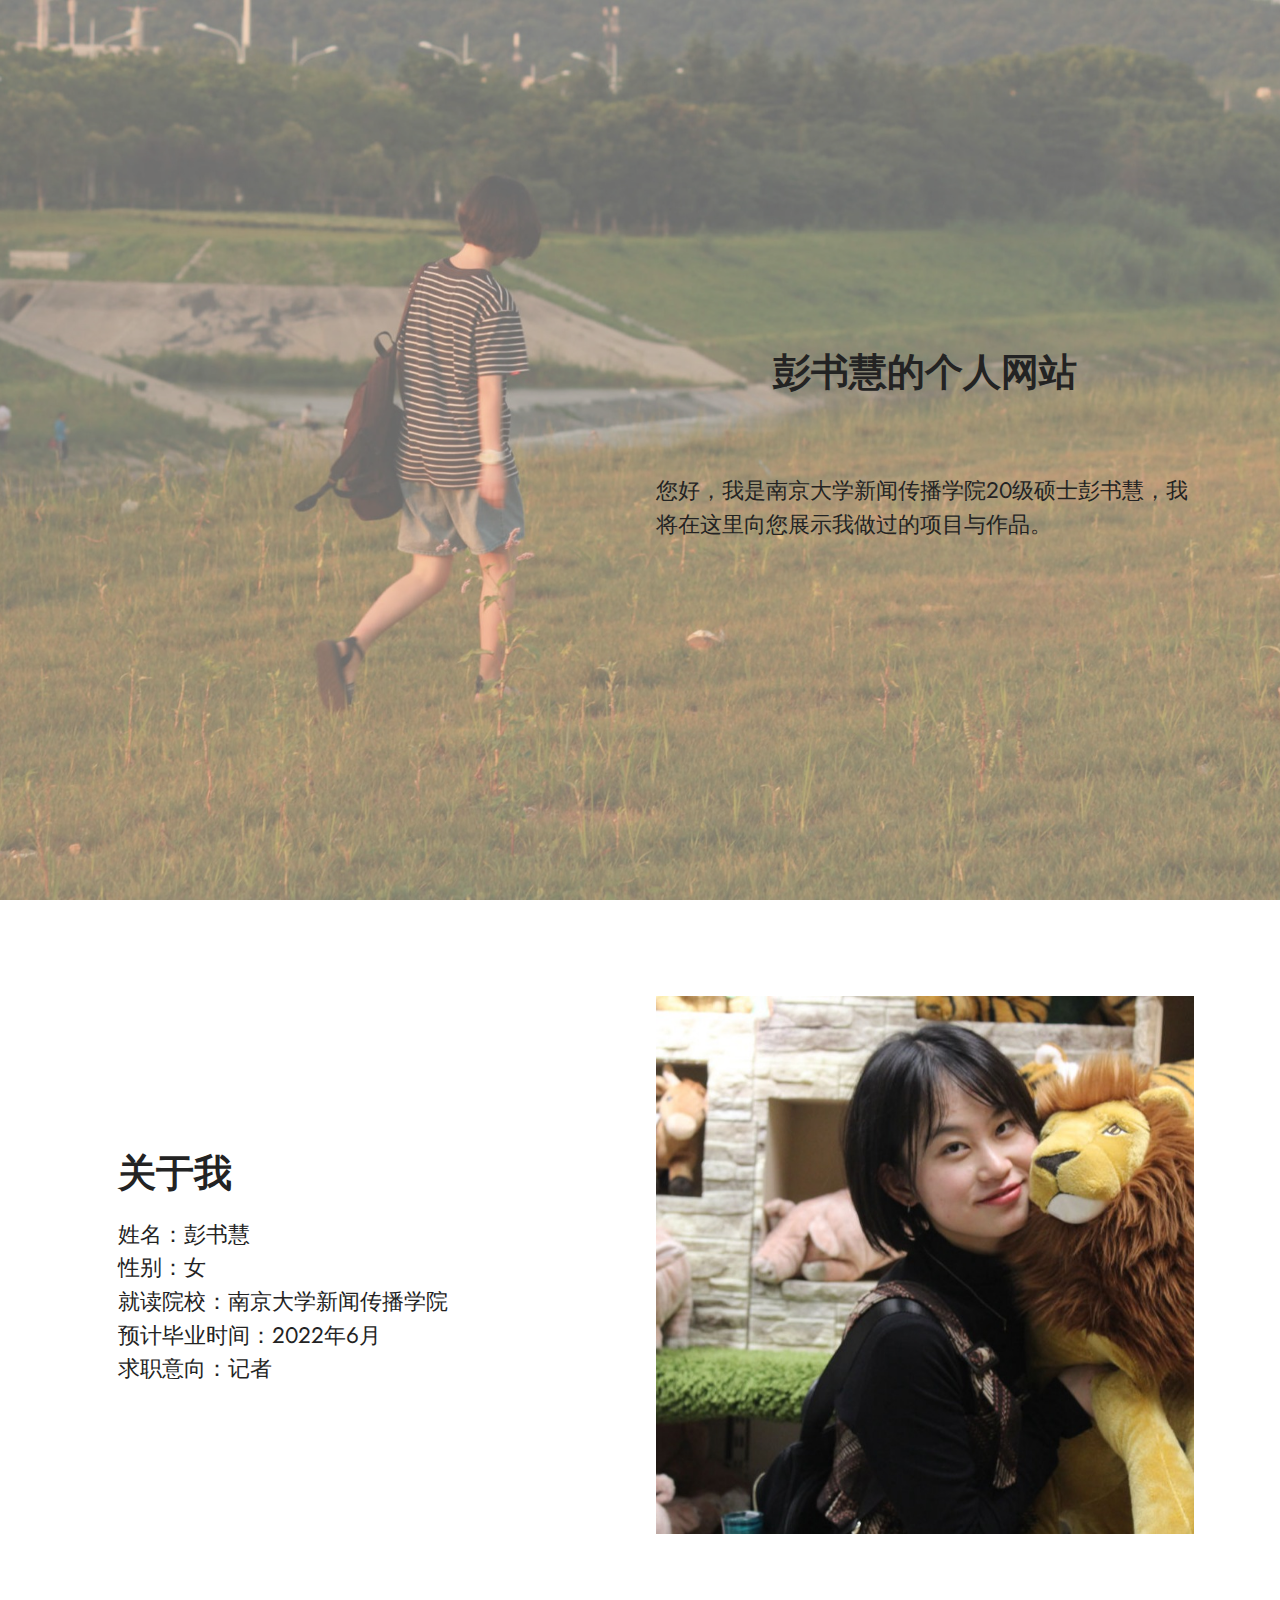
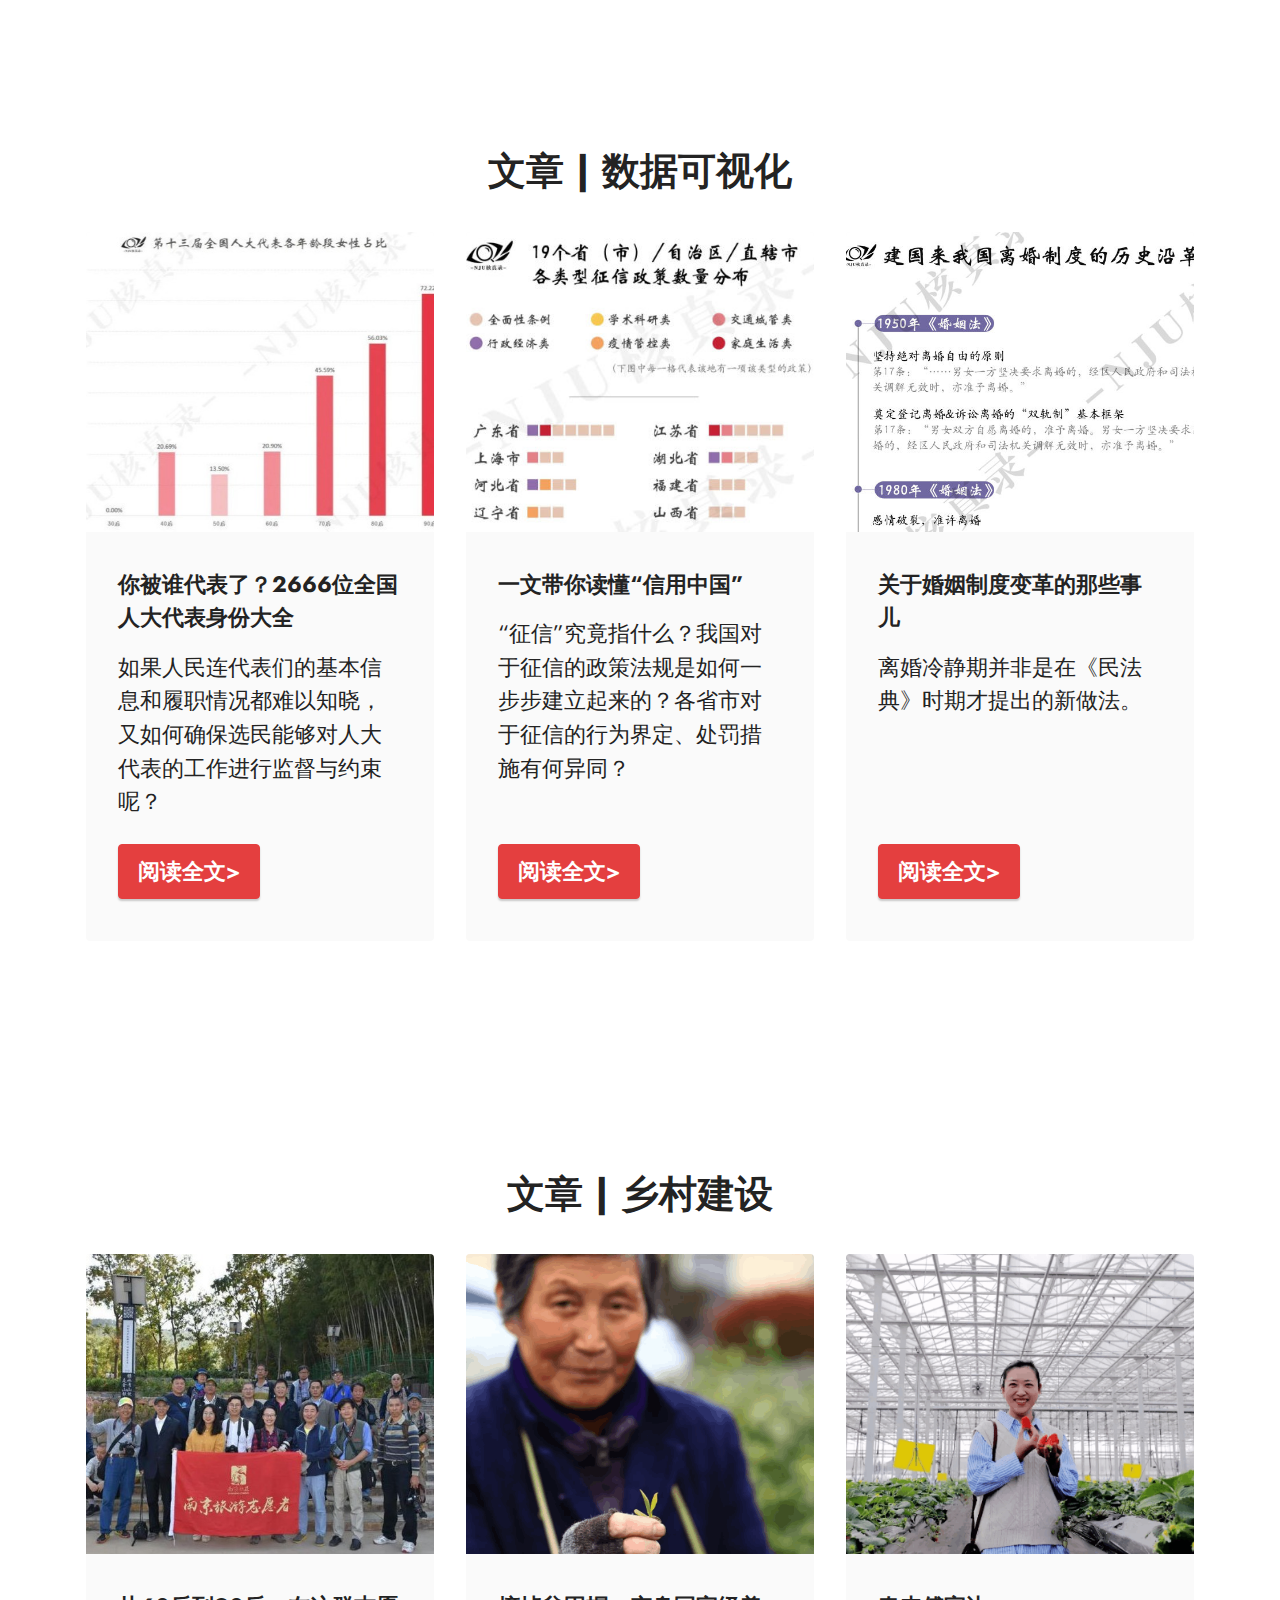
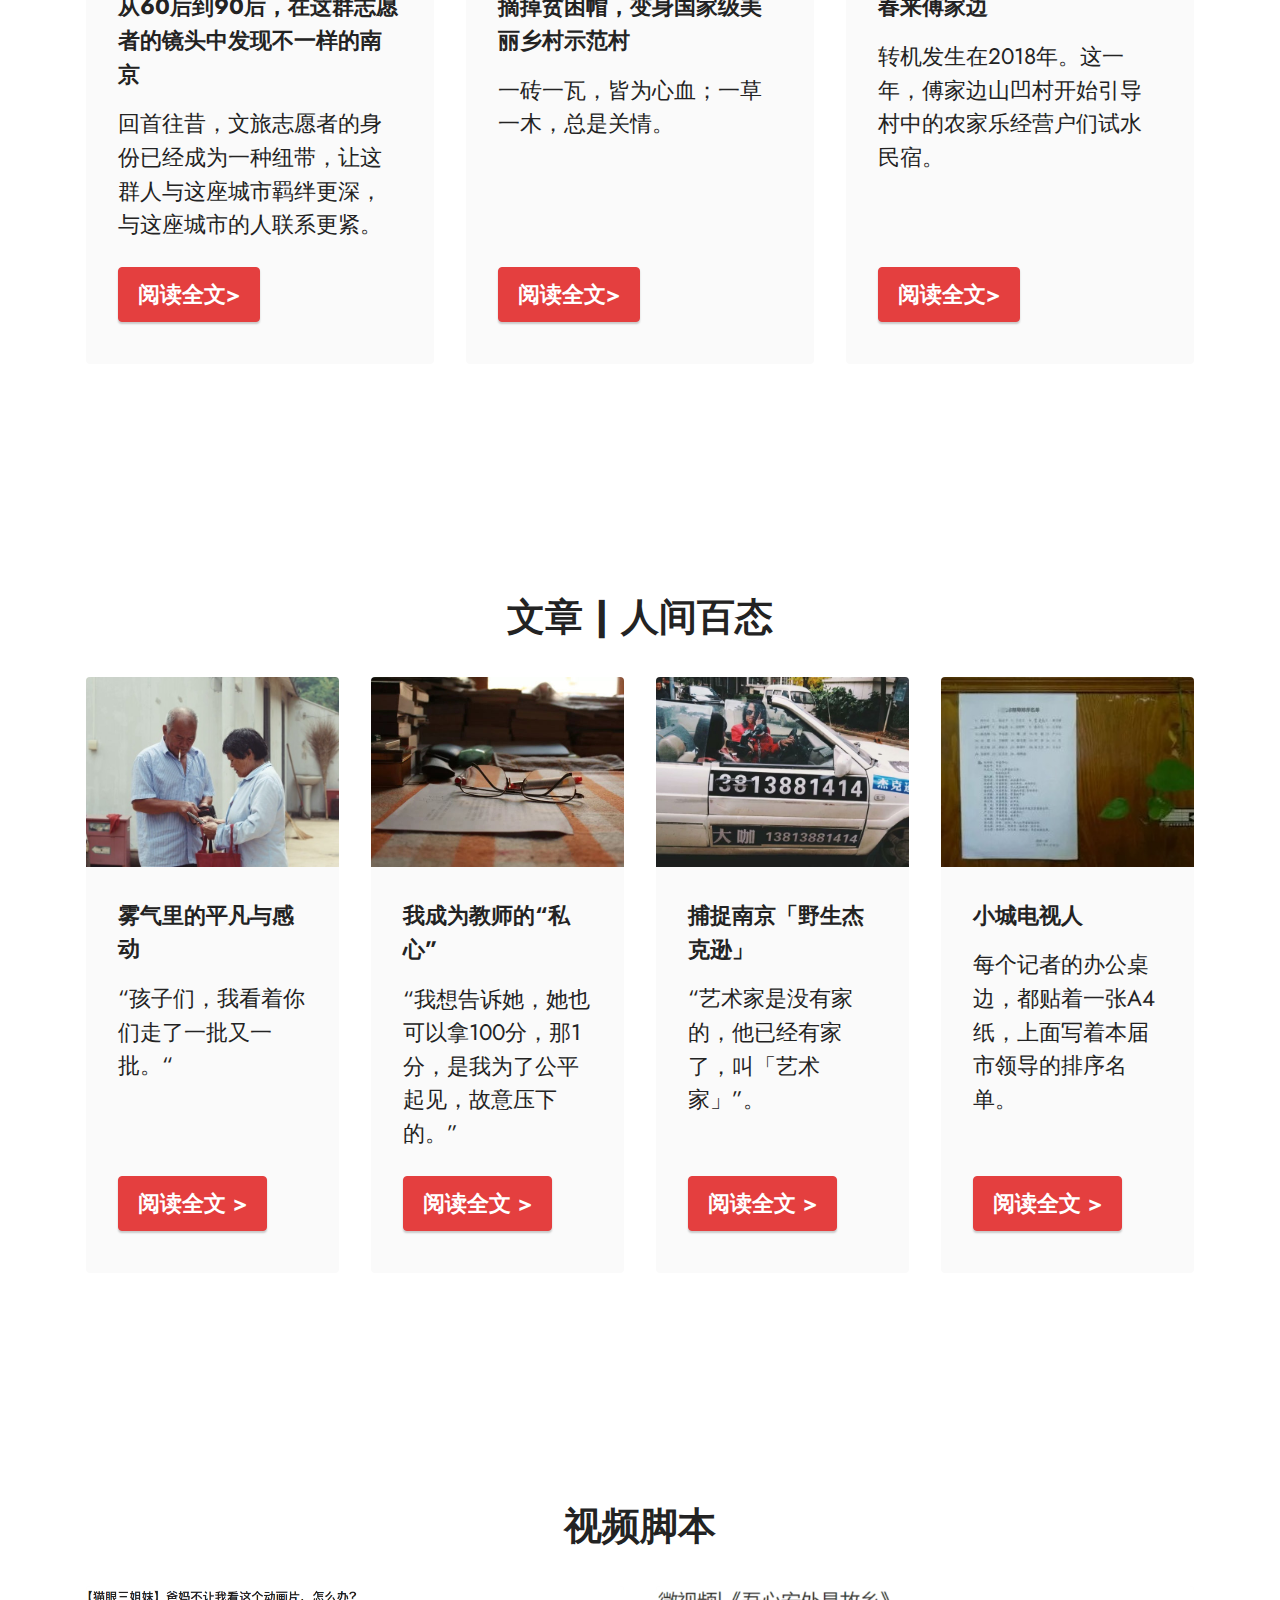
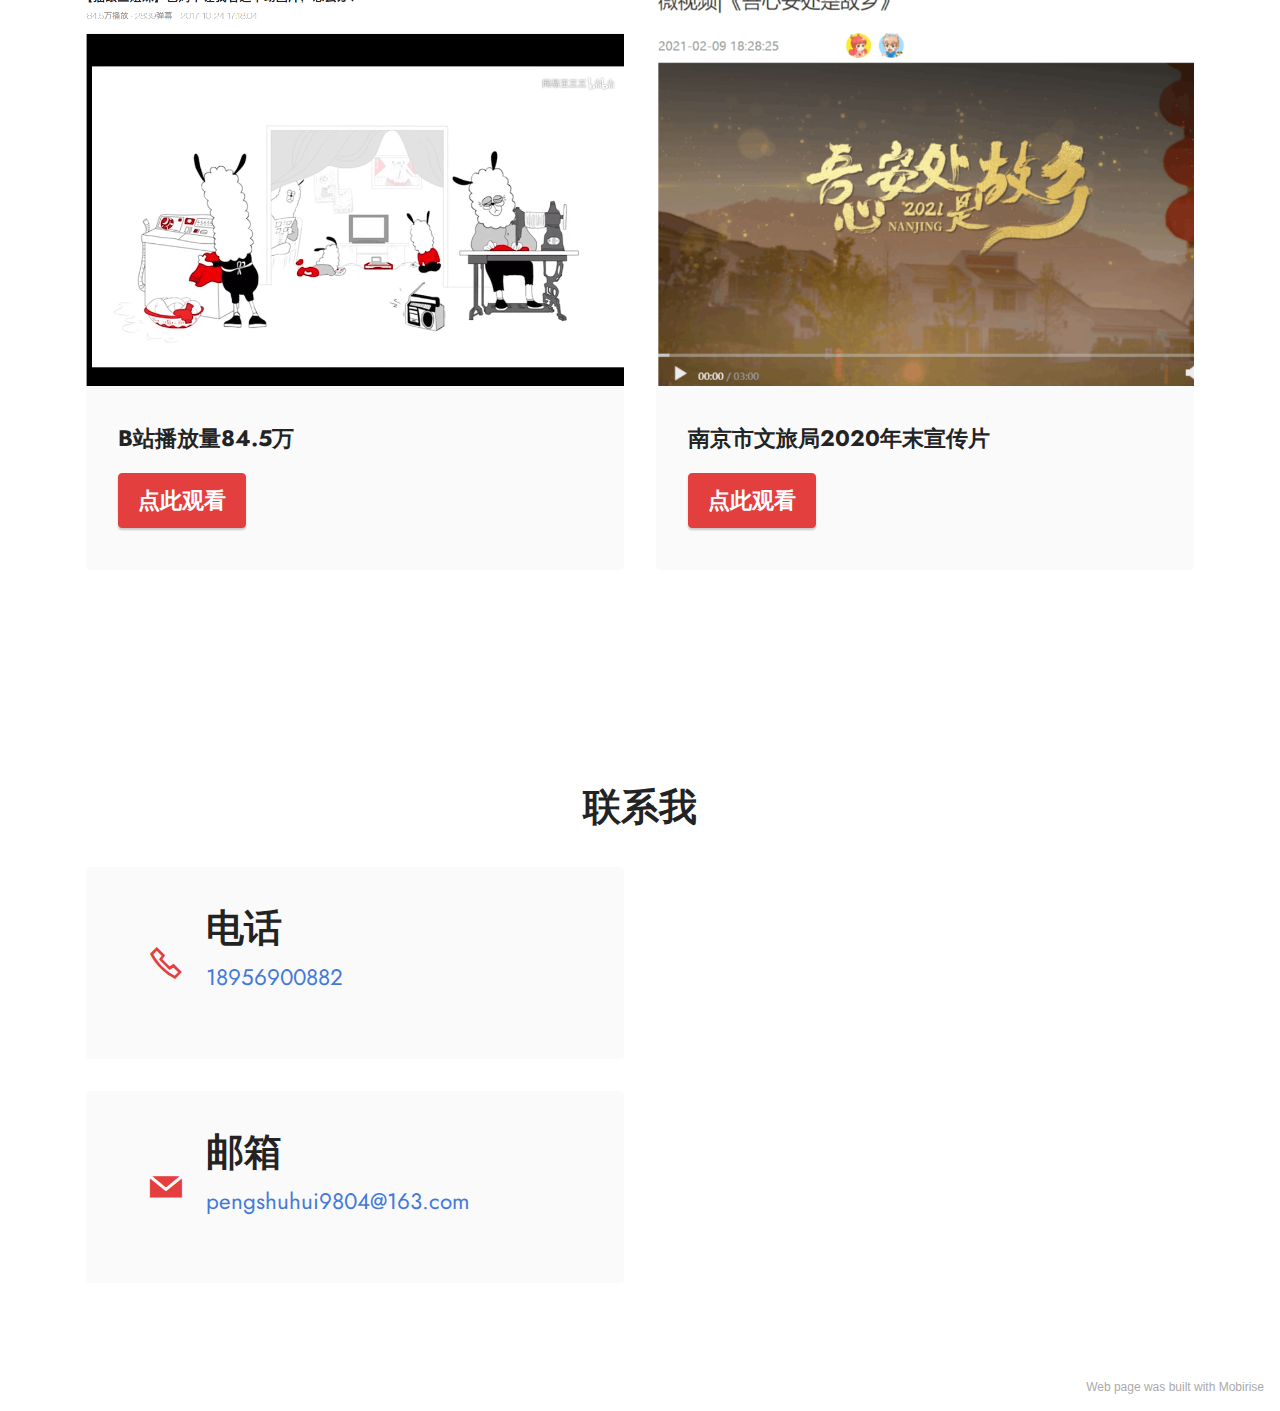
<file: index.html>
<!DOCTYPE html>
<html  >
<head>
  <!-- Site made with Mobirise Website Builder v5.1.4, https://mobirise.com -->
  <meta charset="UTF-8">
  <meta http-equiv="X-UA-Compatible" content="IE=edge">
  <meta name="generator" content="Mobirise v5.1.4, mobirise.com">
  <meta name="viewport" content="width=device-width, initial-scale=1, minimum-scale=1">
  <link rel="shortcut icon" href="assets/images/logo5.png" type="image/x-icon">
  <meta name="description" content="">
  
  
  <title>彭书慧的个人网站</title>
  <link rel="stylesheet" href="assets/web/assets/mobirise-icons2/mobirise2.css">
  <link rel="stylesheet" href="assets/tether/tether.min.css">
  <link rel="stylesheet" href="assets/bootstrap/css/bootstrap.min.css">
  <link rel="stylesheet" href="assets/bootstrap/css/bootstrap-grid.min.css">
  <link rel="stylesheet" href="assets/bootstrap/css/bootstrap-reboot.min.css">
  <link rel="stylesheet" href="assets/socicon/css/styles.css">
  <link rel="stylesheet" href="assets/theme/css/style.css">
  <link rel="preload" as="style" href="assets/mobirise/css/mbr-additional.css"><link rel="stylesheet" href="assets/mobirise/css/mbr-additional.css" type="text/css">
  
  
  
  
</head>
<body>
  
  <section class="header3 cid-saPXo92WMs mbr-fullscreen" id="header3-p">

    

    <div class="mbr-overlay" style="opacity: 0.4; background-color: rgb(255, 255, 255);"></div>

    <div class="align-center container">
        <div class="row justify-content-end">
            <div class="col-12 col-lg-6">
                <h1 class="mbr-section-title mbr-fonts-style mb-3 display-5"><strong>彭书慧的个人网站</strong><br><strong><br></strong></h1>
                <h2 class="mbr-section-subtitle mbr-fonts-style mb-3 display-7">您好，我是南京大学新闻传播学院20级硕士彭书慧，我将在这里向您展示我做过的项目与作品。</h2>
                <p></p><p></p>
                
            </div>
        </div>
    </div>
</section>

<section class="image2 cid-saPY6BIhew" id="image2-s">
    

    

    <div class="container">
        <div class="row align-items-center">
            <div class="col-12 col-lg-6">
                <div class="image-wrapper">
                    <img src="assets/images/2-1076x717.jpeg" alt="Mobirise">
                    <p class="mbr-description mbr-fonts-style mt-2 align-center display-4"></p>
                </div>
            </div>
            <div class="col-12 col-lg">
                <div class="text-wrapper">
                    <h3 class="mbr-section-title mbr-fonts-style mb-3 display-5"><strong>关于我</strong></h3>
                    <p class="mbr-text mbr-fonts-style display-7">姓名：彭书慧<br>性别：女<br>就读院校：南京大学新闻传播学院<br>预计毕业时间：2022年6月<br>求职意向：记者</p>
                </div>
            </div>
        </div>
    </div>
</section>

<section class="content2 cid-stB7YvTSfN" id="content2-14">
    
    
    <div class="container">
        <div class="mbr-section-head">
            <h4 class="mbr-section-title mbr-fonts-style align-center mb-0 display-5"><strong>文章 | 数据可视化</strong></h4>
            
        </div>
        <div class="row mt-4">
            <div class="item features-image сol-12 col-md-6 col-lg-4">
                <div class="item-wrapper">
                    <div class="item-img">
                        <a href="https://mp.weixin.qq.com/s/s5HIxhauiHmXQfRiCkNFjg"><img src="assets/images/-696x508.jpeg" alt="" title="" data-slide-to="0"></a>
                    </div>
                    <div class="item-content">
                        
                        <h6 class="item-subtitle mbr-fonts-style mt-1 display-7"><strong>你被谁代表了？2666位全国人大代表身份大全</strong></h6>
                        <p class="mbr-text mbr-fonts-style mt-3 display-7">如果人民连代表们的基本信息和履职情况都难以知晓，又如何确保选民能够对人大代表的工作进行监督与约束呢？&nbsp;<br></p>
                    </div>
                    <div class="mbr-section-btn item-footer mt-2"><a href="https://mp.weixin.qq.com/s/s5HIxhauiHmXQfRiCkNFjg" class="btn btn-primary item-btn display-7" target="_blank">阅读全文&gt;</a></div>
                </div>
            </div><div class="item features-image сol-12 col-md-6 col-lg-4">
                <div class="item-wrapper">
                    <div class="item-img">
                        <img src="assets/images/640wx-fmtjpegtpwebpwxfrom5wx-lazy1wx-co1-506x380.jpg" alt="" title="" data-slide-to="1">
                    </div>
                    <div class="item-content">
                        
                        <h6 class="item-subtitle mbr-fonts-style mt-1 display-7">
                            <strong>一文带你读懂“信用中国”</strong><em>&nbsp;</em></h6>
                        <p class="mbr-text mbr-fonts-style mt-3 display-7">“征信”究竟指什么？我国对于征信的政策法规是如何一步步建立起来的？各省市对于征信的行为界定、处罚措施有何异同？</p>
                    </div>
                    <div class="mbr-section-btn item-footer mt-2"><a href="https://mp.weixin.qq.com/s/zhP2s5Hqam4jxW8fG1BrjQ" class="btn item-btn btn-primary display-7" target="_blank">阅读全文&gt;</a></div>
                </div>
            </div>
            <div class="item features-image сol-12 col-md-6 col-lg-4">
                <div class="item-wrapper">
                    <div class="item-img">
                        <img src="assets/images/5-696x522.jpg" alt="" title="" data-slide-to="2">
                    </div>
                    <div class="item-content">
                        
                        <h6 class="item-subtitle mbr-fonts-style mt-1 display-7"><strong>关于婚姻制度变革的那些事儿</strong><em>&nbsp;</em></h6>
                        <p class="mbr-text mbr-fonts-style mt-3 display-7">离婚冷静期并非是在《民法典》时期才提出的新做法。<br>
                        </p>
                    </div>
                    <div class="mbr-section-btn item-footer mt-2"><a href="https://mp.weixin.qq.com/s/3Otdr0qgz3IhhvB7IzgXhg" class="btn btn-primary item-btn display-7" target="_blank">阅读全文&gt;</a></div>
                </div>
            </div>
            

        </div>
    </div>
</section>

<section class="content2 cid-stBdbscf83" id="content2-15">
    
    
    <div class="container">
        <div class="mbr-section-head">
            <h4 class="mbr-section-title mbr-fonts-style align-center mb-0 display-5"><strong>文章 | 乡村建设</strong></h4>
            
        </div>
        <div class="row mt-4">
            <div class="item features-image сol-12 col-md-6 col-lg-4">
                <div class="item-wrapper">
                    <div class="item-img">
                        <img src="assets/images/17410793742260295-696x464.jpeg" alt="" title="">
                    </div>
                    <div class="item-content">
                        
                        <h6 class="item-subtitle mbr-fonts-style mt-1 display-7">
                            <strong>从60后到90后，在这群志愿者的镜头中发现不一样的南京</strong></h6>
                        <p class="mbr-text mbr-fonts-style mt-3 display-7">回首往昔，文旅志愿者的身份已经成为一种纽带，让这群人与这座城市羁绊更深，与这座城市的人联系更紧。</p>
                    </div>
                    <div class="mbr-section-btn item-footer mt-2"><a href="https://article.xuexi.cn/articles/index.html?art_id=9743641034654717799&item_id=9743641034654717799&study_style_id=feeds_default&t=1611306066269&showmenu=false&ref_read_id=bea2cfc6-9842-4a07-a1d8-601fbeb91f76_1612344312388&pid=&ptype=-1&source=share&share" class="btn item-btn btn-primary display-7" target="_blank">阅读全文&gt;</a></div>
                </div>
            </div>
            <div class="item features-image сol-12 col-md-6 col-lg-4">
                <div class="item-wrapper">
                    <div class="item-img">
                        <img src="assets/images/-20210404162711-696x486.png" alt="" title="">
                    </div>
                    <div class="item-content">
                        
                        <h6 class="item-subtitle mbr-fonts-style mt-1 display-7"><strong>摘掉贫困帽，变身国家级美丽乡村示范村</strong></h6>
                        <p class="mbr-text mbr-fonts-style mt-3 display-7">一砖一瓦，皆为心血；一草一木，总是关情。<br>
                        </p>
                    </div>
                    <div class="mbr-section-btn item-footer mt-2"><a href="https://mp.weixin.qq.com/s/P2bKx-AOsDPIHte3c5hfiw" class="btn btn-primary item-btn display-7" target="_blank">阅读全文&gt;</a></div>
                </div>
            </div>
            <div class="item features-image сol-12 col-md-6 col-lg-4">
                <div class="item-wrapper">
                    <div class="item-img">
                        <img src="assets/images/-20210404163056-554x380.png" alt="" title="">
                    </div>
                    <div class="item-content">
                        
                        <h6 class="item-subtitle mbr-fonts-style mt-1 display-7"><strong>春来傅家边&nbsp;</strong></h6>
                        <p class="mbr-text mbr-fonts-style mt-3 display-7">转机发生在2018年。这一年，傅家边山凹村开始引导村中的农家乐经营户们试水民宿。</p>
                    </div>
                    <div class="mbr-section-btn item-footer mt-2"><a href="https://mp.weixin.qq.com/s/hZYHy6yOmQpyFHetPi5paQ" class="btn btn-primary item-btn display-7" target="_blank">阅读全文&gt;</a></div>
                </div>
            </div>

        </div>
    </div>
</section>

<section class="features2 cid-sb1u64yjdK" id="features3-y">
    
    
    <div class="container">
        <div class="mbr-section-head">
            <h4 class="mbr-section-title mbr-fonts-style align-center mb-0 display-5"><strong>文章 | 人间百态</strong></h4>
            
        </div>
        <div class="row mt-4">
            
            
            <div class="item features-image сol-12 col-md-6 col-lg-3">
                <div class="item-wrapper">
                    <div class="item-img">
                        <a href="https://mp.weixin.qq.com/s/GU_4uyHIXdrMWsN-V6fdIg"><img src="assets/images/psbsdsd-1-696x464.jpeg" alt="" data-slide-to="3"></a>
                    </div>
                    <div class="item-content">
                        <h5 class="item-title mbr-fonts-style display-7"><strong>雾气里的平凡与感动</strong></h5>
                        
                        <p class="mbr-text mbr-fonts-style mt-3 display-7">“孩子们，我看着你们走了一批又一批。“</p>
                    </div>
                    <div class="mbr-section-btn item-footer mt-2"><a href="https://mp.weixin.qq.com/s/GU_4uyHIXdrMWsN-V6fdIg" class="btn btn-primary item-btn display-7" target="_blank">阅读全文 &gt;</a></div>
                </div>
            </div><div class="item features-image сol-12 col-md-6 col-lg-3">
                <div class="item-wrapper">
                    <div class="item-img">
                        <img src="assets/images/-506x380.jpg" alt="" data-slide-to="1">
                    </div>
                    <div class="item-content">
                        <h5 class="item-title mbr-fonts-style display-7"><strong>我成为教师的“私心”</strong></h5>
                        
                        <p class="mbr-text mbr-fonts-style mt-3 display-7">“我想告诉她，她也可以拿100分，那1分，是我为了公平起见，故意压下的。”</p>
                    </div>
                    <div class="mbr-section-btn item-footer mt-2"><a href="https://mp.weixin.qq.com/s/cC09xvLvRo3kzR2C-OazTg" class="btn btn-primary item-btn display-7" target="_blank">阅读全文 &gt;</a></div>
                </div>
            </div><div class="item features-image сol-12 col-md-6 col-lg-3">
                <div class="item-wrapper">
                    <div class="item-img">
                        <img src="assets/images/pszcxcdfb-1-696x1566.jpeg" alt="" data-slide-to="2">
                    </div>
                    <div class="item-content">
                        <h5 class="item-title mbr-fonts-style display-7"><strong>捕捉南京「野生杰克逊」</strong></h5>
                        
                        <p class="mbr-text mbr-fonts-style mt-3 display-7">“艺术家是没有家的，他已经有家了，叫「艺术家」”。<br></p>
                    </div>
                    <div class="mbr-section-btn item-footer mt-2"><a href="https://mp.weixin.qq.com/s/QcpTYCLGNcMA9yHOSpGUig" class="btn btn-primary item-btn display-7" target="_blank">阅读全文 &gt;</a></div>
                </div>
            </div><div class="item features-image сol-12 col-md-6 col-lg-3">
                <div class="item-wrapper">
                    <div class="item-img">
                        <img src="assets/images/-20200919171233-332x250.jpeg" alt="" data-slide-to="3">
                    </div>
                    <div class="item-content">
                        <h5 class="item-title mbr-fonts-style display-7"><strong>小城电视人</strong></h5>
                        
                        <p class="mbr-text mbr-fonts-style mt-3 display-7">每个记者的办公桌边，都贴着一张A4纸，上面写着本届市领导的排序名单。</p>
                    </div>
                    <div class="mbr-section-btn item-footer mt-2"><a href="https://mp.weixin.qq.com/s/ZdVYvBMk6OeF1zdBXFnJ3g" class="btn btn-primary item-btn display-7" target="_blank">阅读全文 &gt;</a></div>
                </div>
            </div>
        </div>
    </div>
</section>

<section class="content1 cid-stBgU9haRF" id="content1-16">
    
    
    <div class="container">
        <div class="mbr-section-head">
            <h4 class="mbr-section-title mbr-fonts-style align-center mb-0 display-5"><strong>视频脚本</strong></h4>
            
        </div>
        <div class="row mt-4">
            <div class="item features-image сol-12 col-md-6 col-lg-6">
                <div class="item-wrapper">
                    <div class="item-img">
                        <img src="assets/images/-20210404163758-1016x772.png" alt="" title="">
                    </div>
                    <div class="item-content">
                        
                        <h6 class="item-subtitle mbr-fonts-style mt-1 display-7">
                            <strong>B站播放量84.5万</strong><em>&nbsp;</em></h6>
                        
                    </div>
                    <div class="mbr-section-btn item-footer mt-2"><a href="https://www.bilibili.com/video/BV1Kx411u7cq" class="btn btn-primary item-btn display-7" target="_blank">点此观看</a></div>
                </div>
            </div>
            <div class="item features-image сol-12 col-md-6 col-lg-6">
                <div class="item-wrapper">
                    <div class="item-img">
                        <img src="assets/images/-20210404164049-923x621.png" alt="" title="">
                    </div>
                    <div class="item-content">
                        
                        <h6 class="item-subtitle mbr-fonts-style mt-1 display-7"><strong>南京市文旅局2020年末宣传片</strong><em>&nbsp;</em></h6>
                        
                    </div>
                    <div class="mbr-section-btn item-footer mt-2"><a href="http://news.longhoo.net/2021/lhyc_0209/466965.html" class="btn btn-primary item-btn display-7" target="_blank">点此观看</a></div>
                </div>
            </div>


        </div>
    </div>
</section>

<section class="contacts3 map1 cid-sb1ydnH1vn" id="contacts3-z">

    
    <div class="container">
        <div class="mbr-section-head">
            <h3 class="mbr-section-title mbr-fonts-style align-center mb-0 display-5"><strong>联系我</strong></h3>
            
        </div>
        <div class="row justify-content-center mt-4">
            <div class="card col-12 col-md-6">
                <div class="card-wrapper">
                    <div class="image-wrapper">
                        <span class="mbr-iconfont mobi-mbri-phone mobi-mbri"></span>
                    </div>
                    <div class="text-wrapper">
                        <h6 class="card-title mbr-fonts-style mb-1 display-5"><strong>电话</strong></h6>
                        <p class="mbr-text mbr-fonts-style display-7">18956900882</p>
                    </div>
                </div>
                <div class="card-wrapper">
                    <div class="image-wrapper">
                        <span class="mbr-iconfont socicon-mail socicon"></span>
                    </div>
                    <div class="text-wrapper">
                        <h6 class="card-title mbr-fonts-style mb-1 display-5">
                            <strong>邮箱</strong></h6>
                        <p class="mbr-text mbr-fonts-style display-7">pengshuhui9804@163.com&nbsp; &nbsp; &nbsp; &nbsp; &nbsp; &nbsp; &nbsp; &nbsp; &nbsp; &nbsp; &nbsp; &nbsp;&nbsp;</p>
                    </div>
                </div>
            </div>
            <div class="map-wrapper col-12 col-md-6">
                <div class="google-map"><iframe frameborder="0" style="border:0" src="https://www.google.com/maps/embed/v1/place?key=AIzaSyDk89J4FSunMF33ruMVWJaJht_Ro0kvoXs&amp;q=南京大学仙林校区新闻传播学院" allowfullscreen=""></iframe></div>
            </div>
        </div>
    </div>
</section><section style="background-color: #fff; font-family: -apple-system, BlinkMacSystemFont, 'Segoe UI', 'Roboto', 'Helvetica Neue', Arial, sans-serif; color:#aaa; font-size:12px; padding: 0; align-items: center; display: flex;"><a href="https://mobirise.site/v" style="flex: 1 1; height: 3rem; padding-left: 1rem;"></a><p style="flex: 0 0 auto; margin:0; padding-right:1rem;">Web page <a href="https://mobirise.site/f" style="color:#aaa;">was built</a> with Mobirise</p></section><script src="assets/web/assets/jquery/jquery.min.js"></script>  <script src="assets/popper/popper.min.js"></script>  <script src="assets/tether/tether.min.js"></script>  <script src="assets/bootstrap/js/bootstrap.min.js"></script>  <script src="assets/smoothscroll/smooth-scroll.js"></script>  <script src="assets/theme/js/script.js"></script>  
  
  
</body>
</html>
</file>
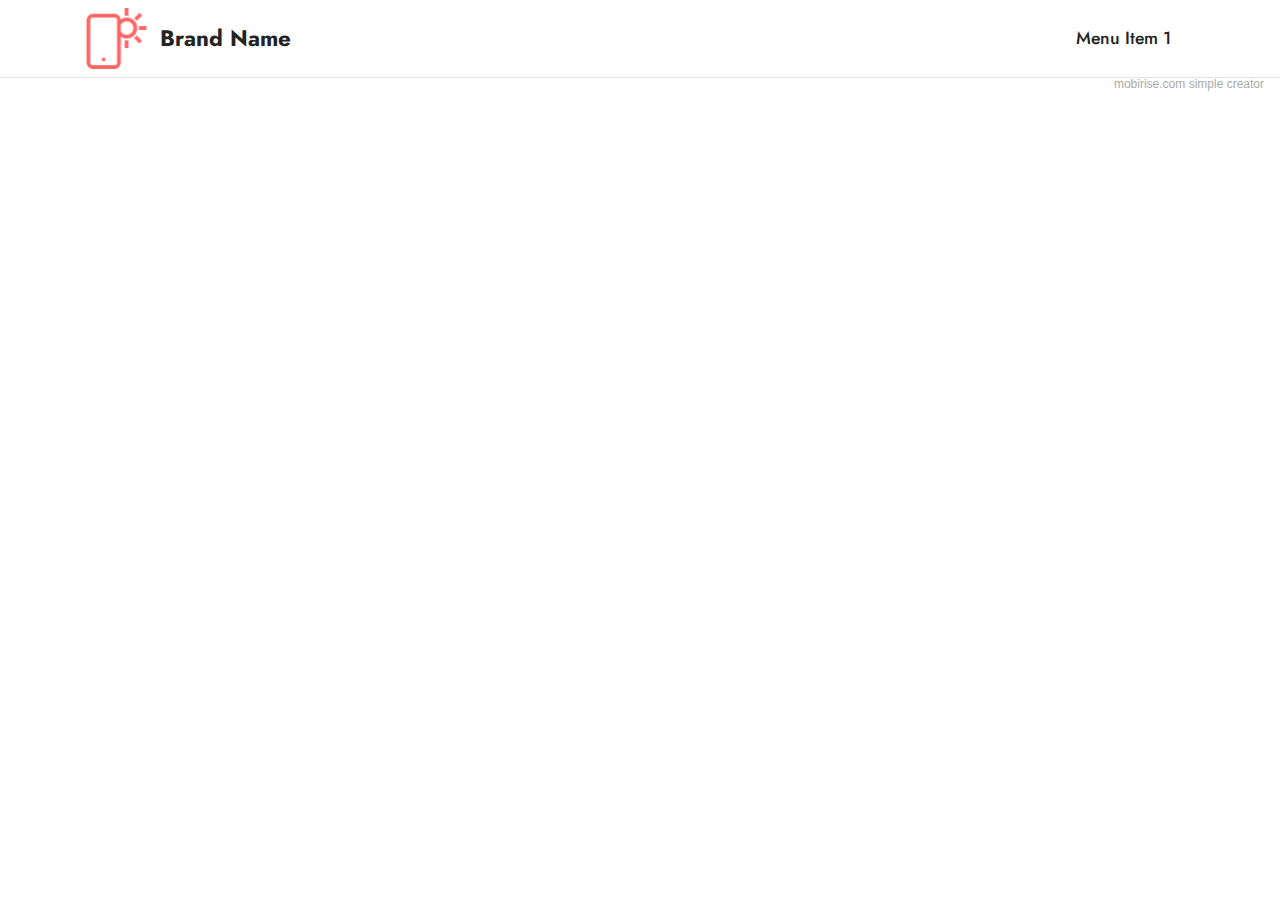
<file: page1.html>
<!DOCTYPE html>
<html  >
<head>
  <!-- Site made with Mobirise Website Builder v5.1.4, https://mobirise.com -->
  <meta charset="UTF-8">
  <meta http-equiv="X-UA-Compatible" content="IE=edge">
  <meta name="generator" content="Mobirise v5.1.4, mobirise.com">
  <meta name="viewport" content="width=device-width, initial-scale=1, minimum-scale=1">
  <link rel="shortcut icon" href="assets/images/logo5.png" type="image/x-icon">
  <meta name="description" content="">
  
  
  <title>Page 1</title>
  <link rel="stylesheet" href="assets/tether/tether.min.css">
  <link rel="stylesheet" href="assets/bootstrap/css/bootstrap.min.css">
  <link rel="stylesheet" href="assets/bootstrap/css/bootstrap-grid.min.css">
  <link rel="stylesheet" href="assets/bootstrap/css/bootstrap-reboot.min.css">
  <link rel="stylesheet" href="assets/dropdown/css/style.css">
  <link rel="stylesheet" href="assets/socicon/css/styles.css">
  <link rel="stylesheet" href="assets/theme/css/style.css">
  <link rel="preload" as="style" href="assets/mobirise/css/mbr-additional.css"><link rel="stylesheet" href="assets/mobirise/css/mbr-additional.css" type="text/css">
  
  
  
  
</head>
<body>
  
  <section class="menu cid-s48OLK6784" once="menu" id="menu1-k">
    
    <nav class="navbar navbar-dropdown navbar-fixed-top navbar-expand-lg">
        <div class="container">
            <div class="navbar-brand">
                <span class="navbar-logo">
                    <a href="https://mobiri.se">
                        <img src="assets/images/logo.png" alt="Mobirise" style="height: 3.8rem;">
                    </a>
                </span>
                <span class="navbar-caption-wrap"><a class="navbar-caption text-black display-7" href="https://mobiri.se">Brand Name</a></span>
            </div>
            <button class="navbar-toggler" type="button" data-toggle="collapse" data-target="#navbarSupportedContent" aria-controls="navbarNavAltMarkup" aria-expanded="false" aria-label="Toggle navigation">
                <div class="hamburger">
                    <span></span>
                    <span></span>
                    <span></span>
                    <span></span>
                </div>
            </button>
            <div class="collapse navbar-collapse" id="navbarSupportedContent">
                <ul class="navbar-nav nav-dropdown nav-right" data-app-modern-menu="true"><li class="nav-item"><a class="nav-link link text-black display-4" href="https://mobirise.com">Menu Item 1</a></li></ul>
                
                
            </div>
        </div>
    </nav>

</section><section style="background-color: #fff; font-family: -apple-system, BlinkMacSystemFont, 'Segoe UI', 'Roboto', 'Helvetica Neue', Arial, sans-serif; color:#aaa; font-size:12px; padding: 0; align-items: center; display: flex;"><a href="https://mobirise.site/n" style="flex: 1 1; height: 3rem; padding-left: 1rem;"></a><p style="flex: 0 0 auto; margin:0; padding-right:1rem;"><a href="https://mobirise.site" style="color:#aaa;">mobirise.com</a> simple creator</p></section><script src="assets/web/assets/jquery/jquery.min.js"></script>  <script src="assets/popper/popper.min.js"></script>  <script src="assets/tether/tether.min.js"></script>  <script src="assets/bootstrap/js/bootstrap.min.js"></script>  <script src="assets/smoothscroll/smooth-scroll.js"></script>  <script src="assets/dropdown/js/nav-dropdown.js"></script>  <script src="assets/dropdown/js/navbar-dropdown.js"></script>  <script src="assets/touchswipe/jquery.touch-swipe.min.js"></script>  <script src="assets/theme/js/script.js"></script>  
  
  
</body>
</html>
</file>
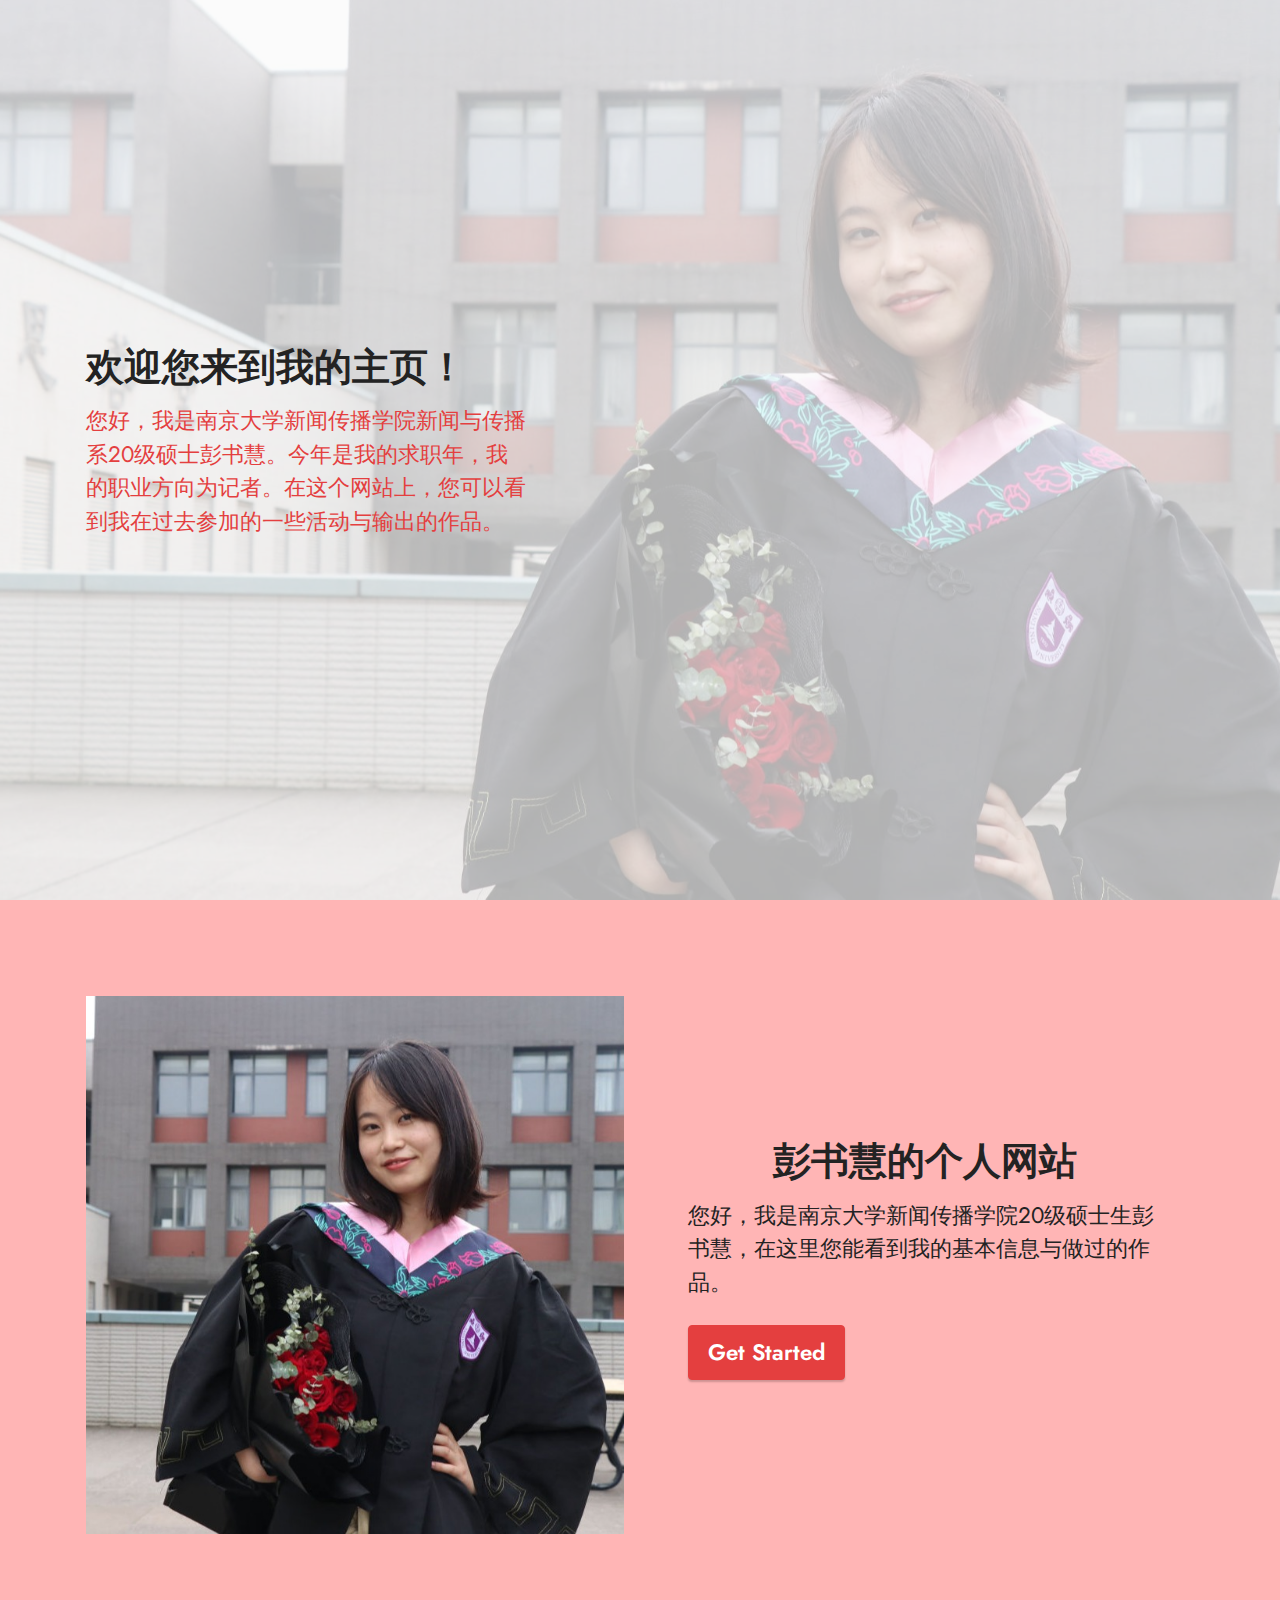
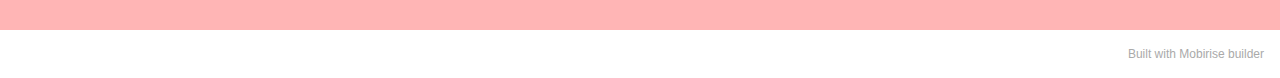
<file: page2.html>
<!DOCTYPE html>
<html  >
<head>
  <!-- Site made with Mobirise Website Builder v5.1.4, https://mobirise.com -->
  <meta charset="UTF-8">
  <meta http-equiv="X-UA-Compatible" content="IE=edge">
  <meta name="generator" content="Mobirise v5.1.4, mobirise.com">
  <meta name="viewport" content="width=device-width, initial-scale=1, minimum-scale=1">
  <link rel="shortcut icon" href="assets/images/logo5.png" type="image/x-icon">
  <meta name="description" content="">
  
  
  <title>彭书慧的个人网站</title>
  <link rel="stylesheet" href="assets/tether/tether.min.css">
  <link rel="stylesheet" href="assets/bootstrap/css/bootstrap.min.css">
  <link rel="stylesheet" href="assets/bootstrap/css/bootstrap-grid.min.css">
  <link rel="stylesheet" href="assets/bootstrap/css/bootstrap-reboot.min.css">
  <link rel="stylesheet" href="assets/theme/css/style.css">
  <link rel="preload" as="style" href="assets/mobirise/css/mbr-additional.css"><link rel="stylesheet" href="assets/mobirise/css/mbr-additional.css" type="text/css">
  
  
  
  
</head>
<body>
  
  <section class="header1 cid-stAUhCO6r2 mbr-fullscreen" id="header1-11">

    

    <div class="mbr-overlay" style="opacity: 0.7; background-color: rgb(250, 250, 250);"></div>

    <div class="container">
        <div class="row">
            <div class="col-12 col-lg-5">
                <h1 class="mbr-section-title mbr-fonts-style mb-3 display-1"><strong>欢迎您来到我的主页！</strong></h1>
                
                <p class="mbr-text mbr-fonts-style display-7">
                    您好，我是南京大学新闻传播学院新闻与传播系20级硕士彭书慧。今年是我的求职年，我的职业方向为记者。在这个网站上，您可以看到我在过去参加的一些活动与输出的作品。</p>
                
            </div>
        </div>
    </div>
</section>

<section class="header11 cid-stB0gZDqmL" id="header11-12">

    

    

    <div class="container">
        <div class="row justify-content-center">
            <div class="col-12 col-md-6 image-wrapper">
                <img class="w-100" src="assets/images/-1076x717.jpeg" alt="Mobirise">
            </div>
            <div class="col-12 col-md">
                <div class="text-wrapper text-center">
                    <h1 class="mbr-section-title mbr-fonts-style mb-3 display-1"><strong>彭书慧的个人网站</strong></h1>
                    <p class="mbr-text mbr-fonts-style display-7">
                        您好，我是南京大学新闻传播学院20级硕士生彭书慧，在这里您能看到我的基本信息与做过的作品。</p>
                    <div class="mbr-section-btn mt-3"><a class="btn btn-secondary display-7" href="https://mobiri.se">Get Started</a>
                    </div>
                </div>
            </div>
        </div>
    </div>
</section><section style="background-color: #fff; font-family: -apple-system, BlinkMacSystemFont, 'Segoe UI', 'Roboto', 'Helvetica Neue', Arial, sans-serif; color:#aaa; font-size:12px; padding: 0; align-items: center; display: flex;"><a href="https://mobirise.site/e" style="flex: 1 1; height: 3rem; padding-left: 1rem;"></a><p style="flex: 0 0 auto; margin:0; padding-right:1rem;"><a href="https://mobirise.site/i" style="color:#aaa;">Built with Mobirise</a> builder</p></section><script src="assets/web/assets/jquery/jquery.min.js"></script>  <script src="assets/popper/popper.min.js"></script>  <script src="assets/tether/tether.min.js"></script>  <script src="assets/bootstrap/js/bootstrap.min.js"></script>  <script src="assets/smoothscroll/smooth-scroll.js"></script>  <script src="assets/theme/js/script.js"></script>  
  
  
</body>
</html>
</file>
<file: assets/web/assets/mobirise-icons2/mobirise2.css>
@font-face {
  font-family: 'Moririse2';
  font-display: swap;
  src:  url('mobirise2.eot?f2bix4');
  src:  url('mobirise2.eot?f2bix4#iefix') format('embedded-opentype'),
    url('mobirise2.ttf?f2bix4') format('truetype'),
    url('mobirise2.woff?f2bix4') format('woff'),
    url('mobirise2.svg?f2bix4#mobirise2') format('svg');
  font-weight: normal;
  font-style: normal;
}

[class^="mobi-"], [class*=" mobi-"] {
  /* use !important to prevent issues with browser extensions that change fonts */
  font-family: 'Moririse2' !important;
  speak: none;
  font-style: normal;
  font-weight: normal;
  font-variant: normal;
  text-transform: none;
  line-height: 1;

  /* Better Font Rendering =========== */
  -webkit-font-smoothing: antialiased;
  -moz-osx-font-smoothing: grayscale;
}

.mobi-mbri-add-submenu:before {
  content: "\e900";
}
.mobi-mbri-alert:before {
  content: "\e901";
}
.mobi-mbri-align-center:before {
  content: "\e902";
}
.mobi-mbri-align-justify:before {
  content: "\e903";
}
.mobi-mbri-align-left:before {
  content: "\e904";
}
.mobi-mbri-align-right:before {
  content: "\e905";
}
.mobi-mbri-android:before {
  content: "\e906";
}
.mobi-mbri-apple:before {
  content: "\e907";
}
.mobi-mbri-arrow-down:before {
  content: "\e908";
}
.mobi-mbri-arrow-next:before {
  content: "\e909";
}
.mobi-mbri-arrow-prev:before {
  content: "\e90a";
}
.mobi-mbri-arrow-up:before {
  content: "\e90b";
}
.mobi-mbri-bold:before {
  content: "\e90c";
}
.mobi-mbri-bookmark:before {
  content: "\e90d";
}
.mobi-mbri-bootstrap:before {
  content: "\e90e";
}
.mobi-mbri-briefcase:before {
  content: "\e90f";
}
.mobi-mbri-browse:before {
  content: "\e910";
}
.mobi-mbri-bulleted-list:before {
  content: "\e911";
}
.mobi-mbri-calendar:before {
  content: "\e912";
}
.mobi-mbri-camera:before {
  content: "\e913";
}
.mobi-mbri-cart-add:before {
  content: "\e914";
}
.mobi-mbri-cart-full:before {
  content: "\e915";
}
.mobi-mbri-cash:before {
  content: "\e916";
}
.mobi-mbri-change-style:before {
  content: "\e917";
}
.mobi-mbri-chat:before {
  content: "\e918";
}
.mobi-mbri-clock:before {
  content: "\e919";
}
.mobi-mbri-close:before {
  content: "\e91a";
}
.mobi-mbri-cloud:before {
  content: "\e91b";
}
.mobi-mbri-code:before {
  content: "\e91c";
}
.mobi-mbri-contact-form:before {
  content: "\e91d";
}
.mobi-mbri-credit-card:before {
  content: "\e91e";
}
.mobi-mbri-cursor-click:before {
  content: "\e91f";
}
.mobi-mbri-cust-feedback:before {
  content: "\e920";
}
.mobi-mbri-database:before {
  content: "\e921";
}
.mobi-mbri-delivery:before {
  content: "\e922";
}
.mobi-mbri-desktop:before {
  content: "\e923";
}
.mobi-mbri-devices:before {
  content: "\e924";
}
.mobi-mbri-down:before {
  content: "\e925";
}
.mobi-mbri-download-2:before {
  content: "\e926";
}
.mobi-mbri-download:before {
  content: "\e927";
}
.mobi-mbri-drag-n-drop-2:before {
  content: "\e928";
}
.mobi-mbri-drag-n-drop:before {
  content: "\e929";
}
.mobi-mbri-edit-2:before {
  content: "\e92a";
}
.mobi-mbri-edit:before {
  content: "\e92b";
}
.mobi-mbri-error:before {
  content: "\e92c";
}
.mobi-mbri-extension:before {
  content: "\e92d";
}
.mobi-mbri-features:before {
  content: "\e92e";
}
.mobi-mbri-file:before {
  content: "\e92f";
}
.mobi-mbri-flag:before {
  content: "\e930";
}
.mobi-mbri-folder:before {
  content: "\e931";
}
.mobi-mbri-gift:before {
  content: "\e932";
}
.mobi-mbri-github:before {
  content: "\e933";
}
.mobi-mbri-globe-2:before {
  content: "\e934";
}
.mobi-mbri-globe:before {
  content: "\e935";
}
.mobi-mbri-growing-chart:before {
  content: "\e936";
}
.mobi-mbri-hearth:before {
  content: "\e937";
}
.mobi-mbri-help:before {
  content: "\e938";
}
.mobi-mbri-home:before {
  content: "\e939";
}
.mobi-mbri-hot-cup:before {
  content: "\e93a";
}
.mobi-mbri-idea:before {
  content: "\e93b";
}
.mobi-mbri-image-gallery:before {
  content: "\e93c";
}
.mobi-mbri-image-slider:before {
  content: "\e93d";
}
.mobi-mbri-info:before {
  content: "\e93e";
}
.mobi-mbri-italic:before {
  content: "\e93f";
}
.mobi-mbri-key:before {
  content: "\e940";
}
.mobi-mbri-laptop:before {
  content: "\e941";
}
.mobi-mbri-layers:before {
  content: "\e942";
}
.mobi-mbri-left-right:before {
  content: "\e943";
}
.mobi-mbri-left:before {
  content: "\e944";
}
.mobi-mbri-letter:before {
  content: "\e945";
}
.mobi-mbri-like:before {
  content: "\e946";
}
.mobi-mbri-link:before {
  content: "\e947";
}
.mobi-mbri-lock:before {
  content: "\e948";
}
.mobi-mbri-login:before {
  content: "\e949";
}
.mobi-mbri-logout:before {
  content: "\e94a";
}
.mobi-mbri-magic-stick:before {
  content: "\e94b";
}
.mobi-mbri-map-pin:before {
  content: "\e94c";
}
.mobi-mbri-menu:before {
  content: "\e94d";
}
.mobi-mbri-mobile-2:before {
  content: "\e94e";
}
.mobi-mbri-mobile-horizontal:before {
  content: "\e94f";
}
.mobi-mbri-mobile:before {
  content: "\e950";
}
.mobi-mbri-mobirise:before {
  content: "\e951";
}
.mobi-mbri-more-horizontal:before {
  content: "\e952";
}
.mobi-mbri-more-vertical:before {
  content: "\e953";
}
.mobi-mbri-music:before {
  content: "\e954";
}
.mobi-mbri-new-file:before {
  content: "\e955";
}
.mobi-mbri-numbered-list:before {
  content: "\e956";
}
.mobi-mbri-opened-folder:before {
  content: "\e957";
}
.mobi-mbri-pages:before {
  content: "\e958";
}
.mobi-mbri-paper-plane:before {
  content: "\e959";
}
.mobi-mbri-paperclip:before {
  content: "\e95a";
}
.mobi-mbri-phone:before {
  content: "\e95b";
}
.mobi-mbri-photo:before {
  content: "\e95c";
}
.mobi-mbri-photos:before {
  content: "\e95d";
}
.mobi-mbri-pin:before {
  content: "\e95e";
}
.mobi-mbri-play:before {
  content: "\e95f";
}
.mobi-mbri-plus:before {
  content: "\e960";
}
.mobi-mbri-preview:before {
  content: "\e961";
}
.mobi-mbri-print:before {
  content: "\e962";
}
.mobi-mbri-protect:before {
  content: "\e963";
}
.mobi-mbri-question:before {
  content: "\e964";
}
.mobi-mbri-quote-left:before {
  content: "\e965";
}
.mobi-mbri-quote-right:before {
  content: "\e966";
}
.mobi-mbri-redo:before {
  content: "\e967";
}
.mobi-mbri-refresh:before {
  content: "\e968";
}
.mobi-mbri-responsive-2:before {
  content: "\e969";
}
.mobi-mbri-responsive:before {
  content: "\e96a";
}
.mobi-mbri-right:before {
  content: "\e96b";
}
.mobi-mbri-rocket:before {
  content: "\e96c";
}
.mobi-mbri-sad-face:before {
  content: "\e96d";
}
.mobi-mbri-sale:before {
  content: "\e96e";
}
.mobi-mbri-save:before {
  content: "\e96f";
}
.mobi-mbri-search:before {
  content: "\e970";
}
.mobi-mbri-setting-2:before {
  content: "\e971";
}
.mobi-mbri-setting-3:before {
  content: "\e972";
}
.mobi-mbri-setting:before {
  content: "\e973";
}
.mobi-mbri-share:before {
  content: "\e974";
}
.mobi-mbri-shopping-bag:before {
  content: "\e975";
}
.mobi-mbri-shopping-basket:before {
  content: "\e976";
}
.mobi-mbri-shopping-cart:before {
  content: "\e977";
}
.mobi-mbri-sites:before {
  content: "\e978";
}
.mobi-mbri-smile-face:before {
  content: "\e979";
}
.mobi-mbri-speed:before {
  content: "\e97a";
}
.mobi-mbri-star:before {
  content: "\e97b";
}
.mobi-mbri-success:before {
  content: "\e97c";
}
.mobi-mbri-sun:before {
  content: "\e97d";
}
.mobi-mbri-sun2:before {
  content: "\e97e";
}
.mobi-mbri-tablet-vertical:before {
  content: "\e97f";
}
.mobi-mbri-tablet:before {
  content: "\e980";
}
.mobi-mbri-target:before {
  content: "\e981";
}
.mobi-mbri-timer:before {
  content: "\e982";
}
.mobi-mbri-to-ftp:before {
  content: "\e983";
}
.mobi-mbri-to-local-drive:before {
  content: "\e984";
}
.mobi-mbri-touch-swipe:before {
  content: "\e985";
}
.mobi-mbri-touch:before {
  content: "\e986";
}
.mobi-mbri-trash:before {
  content: "\e987";
}
.mobi-mbri-underline:before {
  content: "\e988";
}
.mobi-mbri-undo:before {
  content: "\e989";
}
.mobi-mbri-unlink:before {
  content: "\e98a";
}
.mobi-mbri-unlock:before {
  content: "\e98b";
}
.mobi-mbri-up-down:before {
  content: "\e98c";
}
.mobi-mbri-up:before {
  content: "\e98d";
}
.mobi-mbri-update:before {
  content: "\e98e";
}
.mobi-mbri-upload-2:before {
  content: "\e98f";
}
.mobi-mbri-upload:before {
  content: "\e990";
}
.mobi-mbri-user-2:before {
  content: "\e991";
}
.mobi-mbri-user:before {
  content: "\e992";
}
.mobi-mbri-users:before {
  content: "\e993";
}
.mobi-mbri-video-play:before {
  content: "\e994";
}
.mobi-mbri-video:before {
  content: "\e995";
}
.mobi-mbri-watch:before {
  content: "\e996";
}
.mobi-mbri-website-theme-2:before {
  content: "\e997";
}
.mobi-mbri-website-theme:before {
  content: "\e998";
}
.mobi-mbri-wifi:before {
  content: "\e999";
}
.mobi-mbri-windows:before {
  content: "\e99a";
}
.mobi-mbri-zoom-in:before {
  content: "\e99b";
}
.mobi-mbri-zoom-out:before {
  content: "\e99c";
}
</file>
<file: assets/socicon/css/styles.css>
@charset "UTF-8";

@font-face {
  font-family: 'Socicon';
  src:  url('../fonts/socicon.eot');
  src:  url('../fonts/socicon.eot?#iefix') format('embedded-opentype'),
    url('../fonts/socicon.woff2') format('woff2'),
    url('../fonts/socicon.ttf') format('truetype'),
    url('../fonts/socicon.woff') format('woff'),
    url('../fonts/socicon.svg#socicon') format('svg');
  font-weight: normal;
  font-style: normal;
}

[data-icon]:before {
  font-family: "socicon" !important;
  content: attr(data-icon);
  font-style: normal !important;
  font-weight: normal !important;
  font-variant: normal !important;
  text-transform: none !important;
  speak: none;
  line-height: 1;
  -webkit-font-smoothing: antialiased;
  -moz-osx-font-smoothing: grayscale;
}

[class^="socicon-"], [class*=" socicon-"] {
  /* use !important to prevent issues with browser extensions that change fonts */
  font-family: 'Socicon' !important;
  speak: none;
  font-style: normal;
  font-weight: normal;
  font-variant: normal;
  text-transform: none;
  line-height: 1;

  /* Better Font Rendering =========== */
  -webkit-font-smoothing: antialiased;
  -moz-osx-font-smoothing: grayscale;
}

.socicon-eitaa:before {
  content: "\e97c";
}
.socicon-soroush:before {
  content: "\e97d";
}
.socicon-bale:before {
  content: "\e97e";
}
.socicon-zazzle:before {
  content: "\e97b";
}
.socicon-society6:before {
  content: "\e97a";
}
.socicon-redbubble:before {
  content: "\e979";
}
.socicon-avvo:before {
  content: "\e978";
}
.socicon-stitcher:before {
  content: "\e977";
}
.socicon-googlehangouts:before {
  content: "\e974";
}
.socicon-dlive:before {
  content: "\e975";
}
.socicon-vsco:before {
  content: "\e976";
}
.socicon-flipboard:before {
  content: "\e973";
}
.socicon-ubuntu:before {
  content: "\e958";
}
.socicon-artstation:before {
  content: "\e959";
}
.socicon-invision:before {
  content: "\e95a";
}
.socicon-torial:before {
  content: "\e95b";
}
.socicon-collectorz:before {
  content: "\e95c";
}
.socicon-seenthis:before {
  content: "\e95d";
}
.socicon-googleplaymusic:before {
  content: "\e95e";
}
.socicon-debian:before {
  content: "\e95f";
}
.socicon-filmfreeway:before {
  content: "\e960";
}
.socicon-gnome:before {
  content: "\e961";
}
.socicon-itchio:before {
  content: "\e962";
}
.socicon-jamendo:before {
  content: "\e963";
}
.socicon-mix:before {
  content: "\e964";
}
.socicon-sharepoint:before {
  content: "\e965";
}
.socicon-tinder:before {
  content: "\e966";
}
.socicon-windguru:before {
  content: "\e967";
}
.socicon-cdbaby:before {
  content: "\e968";
}
.socicon-elementaryos:before {
  content: "\e969";
}
.socicon-stage32:before {
  content: "\e96a";
}
.socicon-tiktok:before {
  content: "\e96b";
}
.socicon-gitter:before {
  content: "\e96c";
}
.socicon-letterboxd:before {
  content: "\e96d";
}
.socicon-threema:before {
  content: "\e96e";
}
.socicon-splice:before {
  content: "\e96f";
}
.socicon-metapop:before {
  content: "\e970";
}
.socicon-naver:before {
  content: "\e971";
}
.socicon-remote:before {
  content: "\e972";
}
.socicon-internet:before {
  content: "\e957";
}
.socicon-moddb:before {
  content: "\e94b";
}
.socicon-indiedb:before {
  content: "\e94c";
}
.socicon-traxsource:before {
  content: "\e94d";
}
.socicon-gamefor:before {
  content: "\e94e";
}
.socicon-pixiv:before {
  content: "\e94f";
}
.socicon-myanimelist:before {
  content: "\e950";
}
.socicon-blackberry:before {
  content: "\e951";
}
.socicon-wickr:before {
  content: "\e952";
}
.socicon-spip:before {
  content: "\e953";
}
.socicon-napster:before {
  content: "\e954";
}
.socicon-beatport:before {
  content: "\e955";
}
.socicon-hackerone:before {
  content: "\e956";
}
.socicon-hackernews:before {
  content: "\e946";
}
.socicon-smashwords:before {
  content: "\e947";
}
.socicon-kobo:before {
  content: "\e948";
}
.socicon-bookbub:before {
  content: "\e949";
}
.socicon-mailru:before {
  content: "\e94a";
}
.socicon-gitlab:before {
  content: "\e945";
}
.socicon-instructables:before {
  content: "\e944";
}
.socicon-portfolio:before {
  content: "\e943";
}
.socicon-codered:before {
  content: "\e940";
}
.socicon-origin:before {
  content: "\e941";
}
.socicon-nextdoor:before {
  content: "\e942";
}
.socicon-udemy:before {
  content: "\e93f";
}
.socicon-livemaster:before {
  content: "\e93e";
}
.socicon-crunchbase:before {
  content: "\e93b";
}
.socicon-homefy:before {
  content: "\e93c";
}
.socicon-calendly:before {
  content: "\e93d";
}
.socicon-realtor:before {
  content: "\e90f";
}
.socicon-tidal:before {
  content: "\e910";
}
.socicon-qobuz:before {
  content: "\e911";
}
.socicon-natgeo:before {
  content: "\e912";
}
.socicon-mastodon:before {
  content: "\e913";
}
.socicon-unsplash:before {
  content: "\e914";
}
.socicon-homeadvisor:before {
  content: "\e915";
}
.socicon-angieslist:before {
  content: "\e916";
}
.socicon-codepen:before {
  content: "\e917";
}
.socicon-slack:before {
  content: "\e918";
}
.socicon-openaigym:before {
  content: "\e919";
}
.socicon-logmein:before {
  content: "\e91a";
}
.socicon-fiverr:before {
  content: "\e91b";
}
.socicon-gotomeeting:before {
  content: "\e91c";
}
.socicon-aliexpress:before {
  content: "\e91d";
}
.socicon-guru:before {
  content: "\e91e";
}
.socicon-appstore:before {
  content: "\e91f";
}
.socicon-homes:before {
  content: "\e920";
}
.socicon-zoom:before {
  content: "\e921";
}
.socicon-alibaba:before {
  content: "\e922";
}
.socicon-craigslist:before {
  content: "\e923";
}
.socicon-wix:before {
  content: "\e924";
}
.socicon-redfin:before {
  content: "\e925";
}
.socicon-googlecalendar:before {
  content: "\e926";
}
.socicon-shopify:before {
  content: "\e927";
}
.socicon-freelancer:before {
  content: "\e928";
}
.socicon-seedrs:before {
  content: "\e929";
}
.socicon-bing:before {
  content: "\e92a";
}
.socicon-doodle:before {
  content: "\e92b";
}
.socicon-bonanza:before {
  content: "\e92c";
}
.socicon-squarespace:before {
  content: "\e92d";
}
.socicon-toptal:before {
  content: "\e92e";
}
.socicon-gust:before {
  content: "\e92f";
}
.socicon-ask:before {
  content: "\e930";
}
.socicon-trulia:before {
  content: "\e931";
}
.socicon-loomly:before {
  content: "\e932";
}
.socicon-ghost:before {
  content: "\e933";
}
.socicon-upwork:before {
  content: "\e934";
}
.socicon-fundable:before {
  content: "\e935";
}
.socicon-booking:before {
  content: "\e936";
}
.socicon-googlemaps:before {
  content: "\e937";
}
.socicon-zillow:before {
  content: "\e938";
}
.socicon-niconico:before {
  content: "\e939";
}
.socicon-toneden:before {
  content: "\e93a";
}
.socicon-augment:before {
  content: "\e908";
}
.socicon-bitbucket:before {
  content: "\e909";
}
.socicon-fyuse:before {
  content: "\e90a";
}
.socicon-yt-gaming:before {
  content: "\e90b";
}
.socicon-sketchfab:before {
  content: "\e90c";
}
.socicon-mobcrush:before {
  content: "\e90d";
}
.socicon-microsoft:before {
  content: "\e90e";
}
.socicon-pandora:before {
  content: "\e907";
}
.socicon-messenger:before {
  content: "\e906";
}
.socicon-gamewisp:before {
  content: "\e905";
}
.socicon-bloglovin:before {
  content: "\e904";
}
.socicon-tunein:before {
  content: "\e903";
}
.socicon-gamejolt:before {
  content: "\e901";
}
.socicon-trello:before {
  content: "\e902";
}
.socicon-spreadshirt:before {
  content: "\e900";
}
.socicon-500px:before {
  content: "\e000";
}
.socicon-8tracks:before {
  content: "\e001";
}
.socicon-airbnb:before {
  content: "\e002";
}
.socicon-alliance:before {
  content: "\e003";
}
.socicon-amazon:before {
  content: "\e004";
}
.socicon-amplement:before {
  content: "\e005";
}
.socicon-android:before {
  content: "\e006";
}
.socicon-angellist:before {
  content: "\e007";
}
.socicon-apple:before {
  content: "\e008";
}
.socicon-appnet:before {
  content: "\e009";
}
.socicon-baidu:before {
  content: "\e00a";
}
.socicon-bandcamp:before {
  content: "\e00b";
}
.socicon-battlenet:before {
  content: "\e00c";
}
.socicon-mixer:before {
  content: "\e00d";
}
.socicon-bebee:before {
  content: "\e00e";
}
.socicon-bebo:before {
  content: "\e00f";
}
.socicon-behance:before {
  content: "\e010";
}
.socicon-blizzard:before {
  content: "\e011";
}
.socicon-blogger:before {
  content: "\e012";
}
.socicon-buffer:before {
  content: "\e013";
}
.socicon-chrome:before {
  content: "\e014";
}
.socicon-coderwall:before {
  content: "\e015";
}
.socicon-curse:before {
  content: "\e016";
}
.socicon-dailymotion:before {
  content: "\e017";
}
.socicon-deezer:before {
  content: "\e018";
}
.socicon-delicious:before {
  content: "\e019";
}
.socicon-deviantart:before {
  content: "\e01a";
}
.socicon-diablo:before {
  content: "\e01b";
}
.socicon-digg:before {
  content: "\e01c";
}
.socicon-discord:before {
  content: "\e01d";
}
.socicon-disqus:before {
  content: "\e01e";
}
.socicon-douban:before {
  content: "\e01f";
}
.socicon-draugiem:before {
  content: "\e020";
}
.socicon-dribbble:before {
  content: "\e021";
}
.socicon-drupal:before {
  content: "\e022";
}
.socicon-ebay:before {
  content: "\e023";
}
.socicon-ello:before {
  content: "\e024";
}
.socicon-endomodo:before {
  content: "\e025";
}
.socicon-envato:before {
  content: "\e026";
}
.socicon-etsy:before {
  content: "\e027";
}
.socicon-facebook:before {
  content: "\e028";
}
.socicon-feedburner:before {
  content: "\e029";
}
.socicon-filmweb:before {
  content: "\e02a";
}
.socicon-firefox:before {
  content: "\e02b";
}
.socicon-flattr:before {
  content: "\e02c";
}
.socicon-flickr:before {
  content: "\e02d";
}
.socicon-formulr:before {
  content: "\e02e";
}
.socicon-forrst:before {
  content: "\e02f";
}
.socicon-foursquare:before {
  content: "\e030";
}
.socicon-friendfeed:before {
  content: "\e031";
}
.socicon-github:before {
  content: "\e032";
}
.socicon-goodreads:before {
  content: "\e033";
}
.socicon-google:before {
  content: "\e034";
}
.socicon-googlescholar:before {
  content: "\e035";
}
.socicon-googlegroups:before {
  content: "\e036";
}
.socicon-googlephotos:before {
  content: "\e037";
}
.socicon-googleplus:before {
  content: "\e038";
}
.socicon-grooveshark:before {
  content: "\e039";
}
.socicon-hackerrank:before {
  content: "\e03a";
}
.socicon-hearthstone:before {
  content: "\e03b";
}
.socicon-hellocoton:before {
  content: "\e03c";
}
.socicon-heroes:before {
  content: "\e03d";
}
.socicon-smashcast:before {
  content: "\e03e";
}
.socicon-horde:before {
  content: "\e03f";
}
.socicon-houzz:before {
  content: "\e040";
}
.socicon-icq:before {
  content: "\e041";
}
.socicon-identica:before {
  content: "\e042";
}
.socicon-imdb:before {
  content: "\e043";
}
.socicon-instagram:before {
  content: "\e044";
}
.socicon-issuu:before {
  content: "\e045";
}
.socicon-istock:before {
  content: "\e046";
}
.socicon-itunes:before {
  content: "\e047";
}
.socicon-keybase:before {
  content: "\e048";
}
.socicon-lanyrd:before {
  content: "\e049";
}
.socicon-lastfm:before {
  content: "\e04a";
}
.socicon-line:before {
  content: "\e04b";
}
.socicon-linkedin:before {
  content: "\e04c";
}
.socicon-livejournal:before {
  content: "\e04d";
}
.socicon-lyft:before {
  content: "\e04e";
}
.socicon-macos:before {
  content: "\e04f";
}
.socicon-mail:before {
  content: "\e050";
}
.socicon-medium:before {
  content: "\e051";
}
.socicon-meetup:before {
  content: "\e052";
}
.socicon-mixcloud:before {
  content: "\e053";
}
.socicon-modelmayhem:before {
  content: "\e054";
}
.socicon-mumble:before {
  content: "\e055";
}
.socicon-myspace:before {
  content: "\e056";
}
.socicon-newsvine:before {
  content: "\e057";
}
.socicon-nintendo:before {
  content: "\e058";
}
.socicon-npm:before {
  content: "\e059";
}
.socicon-odnoklassniki:before {
  content: "\e05a";
}
.socicon-openid:before {
  content: "\e05b";
}
.socicon-opera:before {
  content: "\e05c";
}
.socicon-outlook:before {
  content: "\e05d";
}
.socicon-overwatch:before {
  content: "\e05e";
}
.socicon-patreon:before {
  content: "\e05f";
}
.socicon-paypal:before {
  content: "\e060";
}
.socicon-periscope:before {
  content: "\e061";
}
.socicon-persona:before {
  content: "\e062";
}
.socicon-pinterest:before {
  content: "\e063";
}
.socicon-play:before {
  content: "\e064";
}
.socicon-player:before {
  content: "\e065";
}
.socicon-playstation:before {
  content: "\e066";
}
.socicon-pocket:before {
  content: "\e067";
}
.socicon-qq:before {
  content: "\e068";
}
.socicon-quora:before {
  content: "\e069";
}
.socicon-raidcall:before {
  content: "\e06a";
}
.socicon-ravelry:before {
  content: "\e06b";
}
.socicon-reddit:before {
  content: "\e06c";
}
.socicon-renren:before {
  content: "\e06d";
}
.socicon-researchgate:before {
  content: "\e06e";
}
.socicon-residentadvisor:before {
  content: "\e06f";
}
.socicon-reverbnation:before {
  content: "\e070";
}
.socicon-rss:before {
  content: "\e071";
}
.socicon-sharethis:before {
  content: "\e072";
}
.socicon-skype:before {
  content: "\e073";
}
.socicon-slideshare:before {
  content: "\e074";
}
.socicon-smugmug:before {
  content: "\e075";
}
.socicon-snapchat:before {
  content: "\e076";
}
.socicon-songkick:before {
  content: "\e077";
}
.socicon-soundcloud:before {
  content: "\e078";
}
.socicon-spotify:before {
  content: "\e079";
}
.socicon-stackexchange:before {
  content: "\e07a";
}
.socicon-stackoverflow:before {
  content: "\e07b";
}
.socicon-starcraft:before {
  content: "\e07c";
}
.socicon-stayfriends:before {
  content: "\e07d";
}
.socicon-steam:before {
  content: "\e07e";
}
.socicon-storehouse:before {
  content: "\e07f";
}
.socicon-strava:before {
  content: "\e080";
}
.socicon-streamjar:before {
  content: "\e081";
}
.socicon-stumbleupon:before {
  content: "\e082";
}
.socicon-swarm:before {
  content: "\e083";
}
.socicon-teamspeak:before {
  content: "\e084";
}
.socicon-teamviewer:before {
  content: "\e085";
}
.socicon-technorati:before {
  content: "\e086";
}
.socicon-telegram:before {
  content: "\e087";
}
.socicon-tripadvisor:before {
  content: "\e088";
}
.socicon-tripit:before {
  content: "\e089";
}
.socicon-triplej:before {
  content: "\e08a";
}
.socicon-tumblr:before {
  content: "\e08b";
}
.socicon-twitch:before {
  content: "\e08c";
}
.socicon-twitter:before {
  content: "\e08d";
}
.socicon-uber:before {
  content: "\e08e";
}
.socicon-ventrilo:before {
  content: "\e08f";
}
.socicon-viadeo:before {
  content: "\e090";
}
.socicon-viber:before {
  content: "\e091";
}
.socicon-viewbug:before {
  content: "\e092";
}
.socicon-vimeo:before {
  content: "\e093";
}
.socicon-vine:before {
  content: "\e094";
}
.socicon-vkontakte:before {
  content: "\e095";
}
.socicon-warcraft:before {
  content: "\e096";
}
.socicon-wechat:before {
  content: "\e097";
}
.socicon-weibo:before {
  content: "\e098";
}
.socicon-whatsapp:before {
  content: "\e099";
}
.socicon-wikipedia:before {
  content: "\e09a";
}
.socicon-windows:before {
  content: "\e09b";
}
.socicon-wordpress:before {
  content: "\e09c";
}
.socicon-wykop:before {
  content: "\e09d";
}
.socicon-xbox:before {
  content: "\e09e";
}
.socicon-xing:before {
  content: "\e09f";
}
.socicon-yahoo:before {
  content: "\e0a0";
}
.socicon-yammer:before {
  content: "\e0a1";
}
.socicon-yandex:before {
  content: "\e0a2";
}
.socicon-yelp:before {
  content: "\e0a3";
}
.socicon-younow:before {
  content: "\e0a4";
}
.socicon-youtube:before {
  content: "\e0a5";
}
.socicon-zapier:before {
  content: "\e0a6";
}
.socicon-zerply:before {
  content: "\e0a7";
}
.socicon-zomato:before {
  content: "\e0a8";
}
.socicon-zynga:before {
  content: "\e0a9";
}
</file>
<file: assets/theme/css/style.css>
section {
  background-color: #ffffff;
}

body {
  font-style: normal;
  line-height: 1.5;
  font-weight: 400;
  color: #232323;
  position: relative;
}

section,
.container,
.container-fluid {
  position: relative;
  word-wrap: break-word;
}

a.mbr-iconfont:hover {
  text-decoration: none;
}

.article .lead p,
.article .lead ul,
.article .lead ol,
.article .lead pre,
.article .lead blockquote {
  margin-bottom: 0;
}

a {
  font-style: normal;
  font-weight: 400;
  cursor: pointer;
}

a, a:hover {
  text-decoration: none;
}

.mbr-section-title {
  font-style: normal;
  line-height: 1.3;
}

.mbr-section-subtitle {
  line-height: 1.3;
}

.mbr-text {
  font-style: normal;
  line-height: 1.7;
}

h1,
h2,
h3,
h4,
h5,
h6,
.display-1,
.display-2,
.display-4,
.display-5,
.display-7,
span,
p,
a {
  line-height: 1;
  word-break: break-word;
  word-wrap: break-word;
  font-weight: 400;
}

b,
strong {
  font-weight: bold;
}

input:-webkit-autofill, input:-webkit-autofill:hover, input:-webkit-autofill:focus, input:-webkit-autofill:active {
  transition-delay: 9999s;
  transition-property: background-color, color;
}

textarea[type="hidden"] {
  display: none;
}

section {
  background-position: 50% 50%;
  background-repeat: no-repeat;
  background-size: cover;
}

section .mbr-background-video,
section .mbr-background-video-preview {
  position: absolute;
  bottom: 0;
  left: 0;
  right: 0;
  top: 0;
}

.hidden {
  visibility: hidden;
}

.mbr-z-index20 {
  z-index: 20;
}

/*! Base colors */
.mbr-white {
  color: #ffffff;
}

.mbr-black {
  color: #111111;
}

.mbr-bg-white {
  background-color: #ffffff;
}

.mbr-bg-black {
  background-color: #000000;
}

/*! Text-aligns */
.align-left {
  text-align: left;
}

.align-center {
  text-align: center;
}

.align-right {
  text-align: right;
}

/*! Font-weight  */
.mbr-light {
  font-weight: 300;
}

.mbr-regular {
  font-weight: 400;
}

.mbr-semibold {
  font-weight: 500;
}

.mbr-bold {
  font-weight: 700;
}

/*! Media  */
.media-content {
  flex-basis: 100%;
}

.media-container-row {
  display: flex;
  flex-direction: row;
  flex-wrap: wrap;
  justify-content: center;
  align-content: center;
  align-items: start;
}

.media-container-row .media-size-item {
  width: 400px;
}

.media-container-column {
  display: flex;
  flex-direction: column;
  flex-wrap: wrap;
  justify-content: center;
  align-content: center;
  align-items: stretch;
}

.media-container-column > * {
  width: 100%;
}

@media (min-width: 992px) {
  .media-container-row {
    flex-wrap: nowrap;
  }
}

figure {
  margin-bottom: 0;
  overflow: hidden;
}

figure[mbr-media-size] {
  transition: width 0.1s;
}

img,
iframe {
  display: block;
  width: 100%;
}

.card {
  background-color: transparent;
  border: none;
}

.card-box {
  width: 100%;
}

.card-img {
  text-align: center;
  flex-shrink: 0;
  -webkit-flex-shrink: 0;
}

.media {
  max-width: 100%;
  margin: 0 auto;
}

.mbr-figure {
  align-self: center;
}

.media-container > div {
  max-width: 100%;
}

.mbr-figure img,
.card-img img {
  width: 100%;
}

@media (max-width: 991px) {
  .media-size-item {
    width: auto !important;
  }
  .media {
    width: auto;
  }
  .mbr-figure {
    width: 100% !important;
  }
}

/*! Buttons */
.mbr-section-btn {
  margin-left: -0.6rem;
  margin-right: -0.6rem;
  font-size: 0;
}

.btn {
  font-weight: 600;
  border-width: 1px;
  font-style: normal;
  margin: 0.6rem 0.6rem;
  white-space: normal;
  transition: all 0.2s ease-in-out;
  display: inline-flex;
  align-items: center;
  justify-content: center;
  word-break: break-word;
}

.btn-sm {
  font-weight: 600;
  letter-spacing: 0px;
  transition: all 0.3s ease-in-out;
}

.btn-md {
  font-weight: 600;
  letter-spacing: 0px;
  transition: all 0.3s ease-in-out;
}

.btn-lg {
  font-weight: 600;
  letter-spacing: 0px;
  transition: all 0.3s ease-in-out;
}

.btn-form {
  margin: 0;
}

.btn-form:hover {
  cursor: pointer;
}

nav .mbr-section-btn {
  margin-left: 0rem;
  margin-right: 0rem;
}

/*! Btn icon margin */
.btn .mbr-iconfont,
.btn.btn-sm .mbr-iconfont {
  order: 1;
  cursor: pointer;
  margin-left: 0.5rem;
  vertical-align: sub;
}

.btn.btn-md .mbr-iconfont,
.btn.btn-md .mbr-iconfont {
  margin-left: 0.8rem;
}

.mbr-regular {
  font-weight: 400;
}

.mbr-semibold {
  font-weight: 500;
}

.mbr-bold {
  font-weight: 700;
}

[type="submit"] {
  -webkit-appearance: none;
}

/*! Full-screen */
.mbr-fullscreen .mbr-overlay {
  min-height: 100vh;
}

.mbr-fullscreen {
  display: flex;
  display: -moz-flex;
  display: -ms-flex;
  display: -o-flex;
  align-items: center;
  min-height: 100vh;
  padding-top: 3rem;
  padding-bottom: 3rem;
}

/*! Map */
.map {
  height: 25rem;
  position: relative;
}

.map iframe {
  width: 100%;
  height: 100%;
}

/*! Scroll to top arrow */
.mbr-arrow-up {
  bottom: 25px;
  right: 90px;
  position: fixed;
  text-align: right;
  z-index: 5000;
  color: #ffffff;
  font-size: 32px;
}

.mbr-arrow-up a {
  background: rgba(0, 0, 0, 0.2);
  border-radius: 50%;
  color: #fff;
  display: inline-block;
  height: 60px;
  width: 60px;
  outline-style: none !important;
  position: relative;
  text-decoration: none;
  transition: all 0.3s ease-in-out;
  cursor: pointer;
  text-align: center;
}

.mbr-arrow-up a:hover {
  background-color: rgba(0, 0, 0, 0.4);
}

.mbr-arrow-up a i {
  line-height: 60px;
}

.mbr-arrow-up-icon {
  display: block;
  color: #fff;
}

.mbr-arrow-up-icon::before {
  content: "\203a";
  display: inline-block;
  font-family: serif;
  font-size: 32px;
  line-height: 1;
  font-style: normal;
  position: relative;
  top: 6px;
  left: -4px;
  -webkit-transform: rotate(-90deg);
          transform: rotate(-90deg);
}

/*! Arrow Down */
.mbr-arrow {
  position: absolute;
  bottom: 45px;
  left: 50%;
  width: 60px;
  height: 60px;
  cursor: pointer;
  background-color: rgba(80, 80, 80, 0.5);
  border-radius: 50%;
  -webkit-transform: translateX(-50%);
          transform: translateX(-50%);
}

@media (max-width: 767px) {
  .mbr-arrow {
    display: none;
  }
}

.mbr-arrow > a {
  display: inline-block;
  text-decoration: none;
  outline-style: none;
  -webkit-animation: arrowdown 1.7s ease-in-out infinite;
          animation: arrowdown 1.7s ease-in-out infinite;
  color: #ffffff;
}

.mbr-arrow > a > i {
  position: absolute;
  top: -2px;
  left: 15px;
  font-size: 2rem;
}

#scrollToTop a i::before {
  content: "";
  position: absolute;
  display: block;
  border-bottom: 3px solid #fff;
  border-left: 3px solid #fff;
  width: 40%;
  height: 40%;
  left: 50%;
  top: 50%;
  -webkit-transform: rotate(135deg);
  transform: translateY(-30%) translateX(-50%) rotate(135deg);
}

@keyframes arrowdown {
  0% {
    -webkit-transform: translateY(0px);
            transform: translateY(0px);
  }
  50% {
    -webkit-transform: translateY(-5px);
            transform: translateY(-5px);
  }
  100% {
    -webkit-transform: translateY(0px);
            transform: translateY(0px);
  }
}

@-webkit-keyframes arrowdown {
  0% {
    -webkit-transform: translateY(0px);
            transform: translateY(0px);
  }
  50% {
    -webkit-transform: translateY(-5px);
            transform: translateY(-5px);
  }
  100% {
    -webkit-transform: translateY(0px);
            transform: translateY(0px);
  }
}

@media (max-width: 500px) {
  .mbr-arrow-up {
    left: 50%;
    right: auto;
  }
}

/*Gradients animation*/
@keyframes gradient-animation {
  from {
    background-position: 0% 100%;
    -webkit-animation-timing-function: ease-in-out;
            animation-timing-function: ease-in-out;
  }
  to {
    background-position: 100% 0%;
    -webkit-animation-timing-function: ease-in-out;
            animation-timing-function: ease-in-out;
  }
}

@-webkit-keyframes gradient-animation {
  from {
    background-position: 0% 100%;
    -webkit-animation-timing-function: ease-in-out;
            animation-timing-function: ease-in-out;
  }
  to {
    background-position: 100% 0%;
    -webkit-animation-timing-function: ease-in-out;
            animation-timing-function: ease-in-out;
  }
}

.bg-gradient {
  background-size: 200% 200%;
  animation: gradient-animation 5s infinite alternate;
  -webkit-animation: gradient-animation 5s infinite alternate;
}

.menu .navbar-brand {
  display: -webkit-flex;
}

.menu .navbar-brand span {
  display: flex;
  display: -webkit-flex;
}

.menu .navbar-brand .navbar-caption-wrap {
  display: -webkit-flex;
}

.menu .navbar-brand .navbar-logo img {
  display: -webkit-flex;
}

@media (min-width: 768px) and (max-width: 991px) {
  .menu .navbar-toggleable-sm .navbar-nav {
    display: -ms-flexbox;
  }
}

@media (max-width: 991px) {
  .menu .navbar-collapse {
    max-height: 93.5vh;
  }
  .menu .navbar-collapse.show {
    overflow: auto;
  }
}

@media (min-width: 992px) {
  .menu .navbar-nav.nav-dropdown {
    display: -webkit-flex;
  }
  .menu .navbar-toggleable-sm .navbar-collapse {
    display: -webkit-flex !important;
  }
  .menu .collapsed .navbar-collapse {
    max-height: 93.5vh;
  }
  .menu .collapsed .navbar-collapse.show {
    overflow: auto;
  }
}

@media (max-width: 767px) {
  .menu .navbar-collapse {
    max-height: 80vh;
  }
}

.nav-link .mbr-iconfont {
  margin-right: .5rem;
}

.navbar {
  display: -webkit-flex;
  -webkit-flex-wrap: wrap;
  -webkit-align-items: center;
  -webkit-justify-content: space-between;
}

.navbar-collapse {
  -webkit-flex-basis: 100%;
  -webkit-flex-grow: 1;
  -webkit-align-items: center;
}

.nav-dropdown .link {
  padding: 0.667em 1.667em !important;
  margin: 0 !important;
}

.nav {
  display: -webkit-flex;
  -webkit-flex-wrap: wrap;
}

.row {
  display: -webkit-flex;
  -webkit-flex-wrap: wrap;
}

.justify-content-center {
  -webkit-justify-content: center;
}

.form-inline {
  display: -webkit-flex;
}

.card-wrapper {
  -webkit-flex: 1;
}

.carousel-control {
  z-index: 10;
  display: -webkit-flex;
}

.carousel-controls {
  display: -webkit-flex;
}

.media {
  display: -webkit-flex;
}

.form-group:focus {
  outline: none;
}

.jq-selectbox__select {
  padding: 7px 0;
  position: relative;
}

.jq-selectbox__dropdown {
  overflow: hidden;
  border-radius: 10px;
  position: absolute;
  top: 100%;
  left: 0 !important;
  width: 100% !important;
}

.jq-selectbox__trigger-arrow {
  right: 0;
  -webkit-transform: translateY(-50%);
          transform: translateY(-50%);
}

.jq-selectbox li {
  padding: 1.07em 0.5em;
}

input[type="range"] {
  padding-left: 0 !important;
  padding-right: 0 !important;
}

.modal-dialog,
.modal-content {
  height: 100%;
}

.modal-dialog .carousel-inner {
  height: calc(100vh - 1.75rem);
}

@media (max-width: 575px) {
  .modal-dialog .carousel-inner {
    height: calc(100vh - 1rem);
  }
}

.carousel-item {
  text-align: center;
}

.carousel-item img {
  margin: auto;
}

.navbar-toggler {
  align-self: flex-start;
  padding: 0.25rem 0.75rem;
  font-size: 1.25rem;
  line-height: 1;
  background: transparent;
  border: 1px solid transparent;
  border-radius: 0.25rem;
}

.navbar-toggler:focus,
.navbar-toggler:hover {
  text-decoration: none;
}

.navbar-toggler-icon {
  display: inline-block;
  width: 1.5em;
  height: 1.5em;
  vertical-align: middle;
  content: "";
  background: no-repeat center center;
  background-size: 100% 100%;
}

.navbar-toggler-left {
  position: absolute;
  left: 1rem;
}

.navbar-toggler-right {
  position: absolute;
  right: 1rem;
}

.card-img {
  width: auto;
}

.menu .navbar.collapsed:not(.beta-menu) {
  flex-direction: column;
}

.carousel-item.active,
.carousel-item-next,
.carousel-item-prev {
  display: flex;
}

.note-air-layout .dropup .dropdown-menu,
.note-air-layout .navbar-fixed-bottom .dropdown .dropdown-menu {
  bottom: initial !important;
}

html,
body {
  height: auto;
  min-height: 100vh;
}

.dropup .dropdown-toggle::after {
  display: none;
}

.form-asterisk {
  font-family: initial;
  position: absolute;
  top: -2px;
  font-weight: normal;
}

.form-control-label {
  position: relative;
  cursor: pointer;
  margin-bottom: 0.357em;
  padding: 0;
}

.alert {
  color: #ffffff;
  border-radius: 0;
  border: 0;
  font-size: 1.1rem;
  line-height: 1.5;
  margin-bottom: 1.875rem;
  padding: 1.25rem;
  position: relative;
  text-align: center;
}

.alert.alert-form::after {
  background-color: inherit;
  bottom: -7px;
  content: "";
  display: block;
  height: 14px;
  left: 50%;
  margin-left: -7px;
  position: absolute;
  -webkit-transform: rotate(45deg);
          transform: rotate(45deg);
  width: 14px;
}

.form-control {
  background-color: #ffffff;
  background-clip: border-box;
  color: #232323;
  line-height: 1rem !important;
  height: auto;
  padding: 0.6rem 1.2rem;
  transition: border-color 0.25s ease 0s;
  border: 1px solid transparent !important;
  border-radius: 4px;
  box-shadow: rgba(0, 0, 0, 0.07) 0px 1px 1px 0px, rgba(0, 0, 0, 0.07) 0px 1px 3px 0px, rgba(0, 0, 0, 0.03) 0px 0px 0px 1px;
}

.form-active .form-control:invalid {
  border-color: red;
}

form .row {
  margin-left: -0.6rem;
  margin-right: -0.6rem;
}

form .row [class*="col"] {
  padding-left: 0.6rem;
  padding-right: 0.6rem;
}

form .mbr-section-btn {
  margin: 0;
  padding-left: 0.6rem;
  padding-right: 0.6rem;
}

form .btn {
  display: flex;
  padding: 0.6rem 1.2rem;
  margin: 0;
}

form .form-check-input {
  margin-top: .5;
}

textarea.form-control {
  line-height: 1.5rem !important;
}

.form-group {
  margin-bottom: 1.2rem;
}

.form-control,
form .btn {
  min-height: 48px;
}

.form-control:focus {
  box-shadow: none;
}

:focus {
  outline: none;
}

.mbr-overlay {
  background-color: #000;
  bottom: 0;
  left: 0;
  opacity: 0.5;
  position: absolute;
  right: 0;
  top: 0;
  z-index: 0;
  pointer-events: none;
}

blockquote {
  font-style: italic;
  padding: 3rem;
  font-size: 1.09rem;
  position: relative;
  border-left: 3px solid;
}

ul,
ol,
pre,
blockquote {
  margin-bottom: 2.3125rem;
}

.mt-4 {
  margin-top: 2rem !important;
}

.mb-4 {
  margin-bottom: 2rem !important;
}

@media (min-width: 992px) {
  .container {
    padding-left: 16px;
    padding-right: 16px;
  }
  .row {
    margin-left: -16px;
    margin-right: -16px;
  }
  .row > [class*="col"] {
    padding-left: 16px;
    padding-right: 16px;
  }
}

@media (min-width: 768px) {
  .container-fluid {
    padding-left: 32px;
    padding-right: 32px;
  }
}

@media (min-width: 768px) and (max-width: 991px) {
  .mbr-container {
    padding-left: 32px;
    padding-right: 32px;
  }
}

@media (max-width: 767px) {
  .mbr-container {
    padding-left: 16px;
    padding-right: 16px;
  }
}

.card-wrapper,
.item-wrapper {
  overflow: hidden;
}

.app-video-wrapper > img {
  opacity: 1;
}
.engine {
	position: absolute;
	text-indent: -2400px;
	text-align: center;
	padding: 0;
	top: 0;
	left: -2400px;
}
</file>
<file: assets/mobirise/css/mbr-additional.css>
@import url(https://fonts.googleapis.com/css?family=Jost:100,200,300,400,500,600,700,800,900,100i,200i,300i,400i,500i,600i,700i,800i,900i&display=swap);





body {
  font-family: IBM Plex Sans;
}
.display-1 {
  font-family: 'Jost', sans-serif;
  font-size: 2.4rem;
  line-height: 1.1;
}
.display-1 > .mbr-iconfont {
  font-size: 3rem;
}
.display-2 {
  font-family: 'Jost', sans-serif;
  font-size: 3rem;
  line-height: 1.1;
}
.display-2 > .mbr-iconfont {
  font-size: 3.75rem;
}
.display-4 {
  font-family: 'Jost', sans-serif;
  font-size: 1.1rem;
  line-height: 1.5;
}
.display-4 > .mbr-iconfont {
  font-size: 1.375rem;
}
.display-5 {
  font-family: 'Jost', sans-serif;
  font-size: 2.4rem;
  line-height: 1.5;
}
.display-5 > .mbr-iconfont {
  font-size: 3rem;
}
.display-7 {
  font-family: 'Jost', sans-serif;
  font-size: 1.4rem;
  line-height: 1.5;
}
.display-7 > .mbr-iconfont {
  font-size: 1.75rem;
}
/* ---- Fluid typography for mobile devices ---- */
/* 1.4 - font scale ratio ( bootstrap == 1.42857 ) */
/* 100vw - current viewport width */
/* (48 - 20)  48 == 48rem == 768px, 20 == 20rem == 320px(minimal supported viewport) */
/* 0.65 - min scale variable, may vary */
@media (max-width: 992px) {
  .display-1 {
    font-size: 1.92rem;
  }
}
@media (max-width: 768px) {
  .display-1 {
    font-size: 1.68rem;
    font-size: calc( 1.49rem + (2.4 - 1.49) * ((100vw - 20rem) / (48 - 20)));
    line-height: calc( 1.1 * (1.49rem + (2.4 - 1.49) * ((100vw - 20rem) / (48 - 20))));
  }
  .display-2 {
    font-size: 2.4rem;
    font-size: calc( 1.7rem + (3 - 1.7) * ((100vw - 20rem) / (48 - 20)));
    line-height: calc( 1.3 * (1.7rem + (3 - 1.7) * ((100vw - 20rem) / (48 - 20))));
  }
  .display-4 {
    font-size: 0.88rem;
    font-size: calc( 1.0350000000000001rem + (1.1 - 1.0350000000000001) * ((100vw - 20rem) / (48 - 20)));
    line-height: calc( 1.4 * (1.0350000000000001rem + (1.1 - 1.0350000000000001) * ((100vw - 20rem) / (48 - 20))));
  }
  .display-5 {
    font-size: 1.92rem;
    font-size: calc( 1.49rem + (2.4 - 1.49) * ((100vw - 20rem) / (48 - 20)));
    line-height: calc( 1.4 * (1.49rem + (2.4 - 1.49) * ((100vw - 20rem) / (48 - 20))));
  }
  .display-7 {
    font-size: 1.12rem;
    font-size: calc( 1.14rem + (1.4 - 1.14) * ((100vw - 20rem) / (48 - 20)));
    line-height: calc( 1.4 * (1.14rem + (1.4 - 1.14) * ((100vw - 20rem) / (48 - 20))));
  }
}
/* Buttons */
.btn {
  padding: 0.6rem 1.2rem;
  border-radius: 4px;
}
.btn-sm {
  padding: 0.6rem 1.2rem;
  border-radius: 4px;
}
.btn-md {
  padding: 0.6rem 1.2rem;
  border-radius: 4px;
}
.btn-lg {
  padding: 1rem 2.6rem;
  border-radius: 4px;
}
.bg-primary {
  background-color: #e43f3f !important;
}
.bg-success {
  background-color: #2299aa !important;
}
.bg-info {
  background-color: #47b5ed !important;
}
.bg-warning {
  background-color: #ffe161 !important;
}
.bg-danger {
  background-color: #ff9966 !important;
}
.btn-primary,
.btn-primary:active {
  background-color: #e43f3f !important;
  border-color: #e43f3f !important;
  color: #ffffff !important;
  box-shadow: 0 2px 2px 0 rgba(0, 0, 0, 0.2);
}
.btn-primary:hover,
.btn-primary:focus,
.btn-primary.focus,
.btn-primary.active {
  color: #ffffff !important;
  background-color: #b31919 !important;
  border-color: #b31919 !important;
  box-shadow: 0 2px 5px 0 rgba(0, 0, 0, 0.2);
}
.btn-primary.disabled,
.btn-primary:disabled {
  color: #ffffff !important;
  background-color: #b31919 !important;
  border-color: #b31919 !important;
}
.btn-secondary,
.btn-secondary:active {
  background-color: #e43f3f !important;
  border-color: #e43f3f !important;
  color: #ffffff !important;
  box-shadow: 0 2px 2px 0 rgba(0, 0, 0, 0.2);
}
.btn-secondary:hover,
.btn-secondary:focus,
.btn-secondary.focus,
.btn-secondary.active {
  color: #ffffff !important;
  background-color: #b31919 !important;
  border-color: #b31919 !important;
  box-shadow: 0 2px 5px 0 rgba(0, 0, 0, 0.2);
}
.btn-secondary.disabled,
.btn-secondary:disabled {
  color: #ffffff !important;
  background-color: #b31919 !important;
  border-color: #b31919 !important;
}
.btn-info,
.btn-info:active {
  background-color: #47b5ed !important;
  border-color: #47b5ed !important;
  color: #ffffff !important;
  box-shadow: 0 2px 2px 0 rgba(0, 0, 0, 0.2);
}
.btn-info:hover,
.btn-info:focus,
.btn-info.focus,
.btn-info.active {
  color: #ffffff !important;
  background-color: #148cca !important;
  border-color: #148cca !important;
  box-shadow: 0 2px 5px 0 rgba(0, 0, 0, 0.2);
}
.btn-info.disabled,
.btn-info:disabled {
  color: #ffffff !important;
  background-color: #148cca !important;
  border-color: #148cca !important;
}
.btn-success,
.btn-success:active {
  background-color: #2299aa !important;
  border-color: #2299aa !important;
  color: #ffffff !important;
  box-shadow: 0 2px 2px 0 rgba(0, 0, 0, 0.2);
}
.btn-success:hover,
.btn-success:focus,
.btn-success.focus,
.btn-success.active {
  color: #ffffff !important;
  background-color: #145862 !important;
  border-color: #145862 !important;
  box-shadow: 0 2px 5px 0 rgba(0, 0, 0, 0.2);
}
.btn-success.disabled,
.btn-success:disabled {
  color: #ffffff !important;
  background-color: #145862 !important;
  border-color: #145862 !important;
}
.btn-warning,
.btn-warning:active {
  background-color: #ffe161 !important;
  border-color: #ffe161 !important;
  color: #614f00 !important;
  box-shadow: 0 2px 2px 0 rgba(0, 0, 0, 0.2);
}
.btn-warning:hover,
.btn-warning:focus,
.btn-warning.focus,
.btn-warning.active {
  color: #0a0800 !important;
  background-color: #ffd10a !important;
  border-color: #ffd10a !important;
  box-shadow: 0 2px 5px 0 rgba(0, 0, 0, 0.2);
}
.btn-warning.disabled,
.btn-warning:disabled {
  color: #614f00 !important;
  background-color: #ffd10a !important;
  border-color: #ffd10a !important;
}
.btn-danger,
.btn-danger:active {
  background-color: #ff9966 !important;
  border-color: #ff9966 !important;
  color: #ffffff !important;
  box-shadow: 0 2px 2px 0 rgba(0, 0, 0, 0.2);
}
.btn-danger:hover,
.btn-danger:focus,
.btn-danger.focus,
.btn-danger.active {
  color: #ffffff !important;
  background-color: #ff5f0f !important;
  border-color: #ff5f0f !important;
  box-shadow: 0 2px 5px 0 rgba(0, 0, 0, 0.2);
}
.btn-danger.disabled,
.btn-danger:disabled {
  color: #ffffff !important;
  background-color: #ff5f0f !important;
  border-color: #ff5f0f !important;
}
.btn-white,
.btn-white:active {
  background-color: #fafafa !important;
  border-color: #fafafa !important;
  color: #7a7a7a !important;
  box-shadow: 0 2px 2px 0 rgba(0, 0, 0, 0.2);
}
.btn-white:hover,
.btn-white:focus,
.btn-white.focus,
.btn-white.active {
  color: #4f4f4f !important;
  background-color: #cfcfcf !important;
  border-color: #cfcfcf !important;
  box-shadow: 0 2px 5px 0 rgba(0, 0, 0, 0.2);
}
.btn-white.disabled,
.btn-white:disabled {
  color: #7a7a7a !important;
  background-color: #cfcfcf !important;
  border-color: #cfcfcf !important;
}
.btn-black,
.btn-black:active {
  background-color: #232323 !important;
  border-color: #232323 !important;
  color: #ffffff !important;
  box-shadow: 0 2px 2px 0 rgba(0, 0, 0, 0.2);
}
.btn-black:hover,
.btn-black:focus,
.btn-black.focus,
.btn-black.active {
  color: #ffffff !important;
  background-color: #000000 !important;
  border-color: #000000 !important;
  box-shadow: 0 2px 5px 0 rgba(0, 0, 0, 0.2);
}
.btn-black.disabled,
.btn-black:disabled {
  color: #ffffff !important;
  background-color: #000000 !important;
  border-color: #000000 !important;
}
.btn-primary-outline,
.btn-primary-outline:active {
  background-color: transparent !important;
  border-color: transparent;
  color: #e43f3f;
}
.btn-primary-outline:hover,
.btn-primary-outline:focus,
.btn-primary-outline.focus,
.btn-primary-outline.active {
  color: #b31919 !important;
  background-color: transparent!important;
  border-color: transparent!important;
  box-shadow: none!important;
}
.btn-primary-outline.disabled,
.btn-primary-outline:disabled {
  color: #ffffff !important;
  background-color: #e43f3f !important;
  border-color: #e43f3f !important;
}
.btn-secondary-outline,
.btn-secondary-outline:active {
  background-color: transparent !important;
  border-color: transparent;
  color: #e43f3f;
}
.btn-secondary-outline:hover,
.btn-secondary-outline:focus,
.btn-secondary-outline.focus,
.btn-secondary-outline.active {
  color: #b31919 !important;
  background-color: transparent!important;
  border-color: transparent!important;
  box-shadow: none!important;
}
.btn-secondary-outline.disabled,
.btn-secondary-outline:disabled {
  color: #ffffff !important;
  background-color: #e43f3f !important;
  border-color: #e43f3f !important;
}
.btn-info-outline,
.btn-info-outline:active {
  background-color: transparent !important;
  border-color: transparent;
  color: #47b5ed;
}
.btn-info-outline:hover,
.btn-info-outline:focus,
.btn-info-outline.focus,
.btn-info-outline.active {
  color: #148cca !important;
  background-color: transparent!important;
  border-color: transparent!important;
  box-shadow: none!important;
}
.btn-info-outline.disabled,
.btn-info-outline:disabled {
  color: #ffffff !important;
  background-color: #47b5ed !important;
  border-color: #47b5ed !important;
}
.btn-success-outline,
.btn-success-outline:active {
  background-color: transparent !important;
  border-color: transparent;
  color: #2299aa;
}
.btn-success-outline:hover,
.btn-success-outline:focus,
.btn-success-outline.focus,
.btn-success-outline.active {
  color: #145862 !important;
  background-color: transparent!important;
  border-color: transparent!important;
  box-shadow: none!important;
}
.btn-success-outline.disabled,
.btn-success-outline:disabled {
  color: #ffffff !important;
  background-color: #2299aa !important;
  border-color: #2299aa !important;
}
.btn-warning-outline,
.btn-warning-outline:active {
  background-color: transparent !important;
  border-color: transparent;
  color: #ffe161;
}
.btn-warning-outline:hover,
.btn-warning-outline:focus,
.btn-warning-outline.focus,
.btn-warning-outline.active {
  color: #ffd10a !important;
  background-color: transparent!important;
  border-color: transparent!important;
  box-shadow: none!important;
}
.btn-warning-outline.disabled,
.btn-warning-outline:disabled {
  color: #614f00 !important;
  background-color: #ffe161 !important;
  border-color: #ffe161 !important;
}
.btn-danger-outline,
.btn-danger-outline:active {
  background-color: transparent !important;
  border-color: transparent;
  color: #ff9966;
}
.btn-danger-outline:hover,
.btn-danger-outline:focus,
.btn-danger-outline.focus,
.btn-danger-outline.active {
  color: #ff5f0f !important;
  background-color: transparent!important;
  border-color: transparent!important;
  box-shadow: none!important;
}
.btn-danger-outline.disabled,
.btn-danger-outline:disabled {
  color: #ffffff !important;
  background-color: #ff9966 !important;
  border-color: #ff9966 !important;
}
.btn-black-outline,
.btn-black-outline:active {
  background-color: transparent !important;
  border-color: transparent;
  color: #232323;
}
.btn-black-outline:hover,
.btn-black-outline:focus,
.btn-black-outline.focus,
.btn-black-outline.active {
  color: #000000 !important;
  background-color: transparent!important;
  border-color: transparent!important;
  box-shadow: none!important;
}
.btn-black-outline.disabled,
.btn-black-outline:disabled {
  color: #ffffff !important;
  background-color: #232323 !important;
  border-color: #232323 !important;
}
.btn-white-outline,
.btn-white-outline:active {
  background-color: transparent !important;
  border-color: transparent;
  color: #fafafa;
}
.btn-white-outline:hover,
.btn-white-outline:focus,
.btn-white-outline.focus,
.btn-white-outline.active {
  color: #cfcfcf !important;
  background-color: transparent!important;
  border-color: transparent!important;
  box-shadow: none!important;
}
.btn-white-outline.disabled,
.btn-white-outline:disabled {
  color: #7a7a7a !important;
  background-color: #fafafa !important;
  border-color: #fafafa !important;
}
.text-primary {
  color: #e43f3f !important;
}
.text-secondary {
  color: #e43f3f !important;
}
.text-success {
  color: #2299aa !important;
}
.text-info {
  color: #47b5ed !important;
}
.text-warning {
  color: #ffe161 !important;
}
.text-danger {
  color: #ff9966 !important;
}
.text-white {
  color: #fafafa !important;
}
.text-black {
  color: #232323 !important;
}
a.text-primary:hover,
a.text-primary:focus,
a.text-primary.active {
  color: #a61717 !important;
}
a.text-secondary:hover,
a.text-secondary:focus,
a.text-secondary.active {
  color: #a61717 !important;
}
a.text-success:hover,
a.text-success:focus,
a.text-success.active {
  color: #114c55 !important;
}
a.text-info:hover,
a.text-info:focus,
a.text-info.active {
  color: #1283bc !important;
}
a.text-warning:hover,
a.text-warning:focus,
a.text-warning.active {
  color: #facb00 !important;
}
a.text-danger:hover,
a.text-danger:focus,
a.text-danger.active {
  color: #ff5500 !important;
}
a.text-white:hover,
a.text-white:focus,
a.text-white.active {
  color: #c7c7c7 !important;
}
a.text-black:hover,
a.text-black:focus,
a.text-black.active {
  color: #000000 !important;
}
a[class*="text-"]:not(.nav-link):not(.dropdown-item):not([role]) {
  position: relative;
  background-image: transparent;
  background-size: 10000px 2px;
  background-repeat: no-repeat;
  background-position: 0px 1.2em;
  background-position: -10000px 1.2em;
}
a[class*="text-"]:not(.nav-link):not(.dropdown-item):not([role]):hover {
  transition: background-position 2s ease-in-out;
  background-image: linear-gradient(currentColor 50%, currentColor 50%);
  background-position: 0px 1.2em;
}
.nav-tabs .nav-link.active {
  color: #e43f3f;
}
.nav-tabs .nav-link:not(.active) {
  color: #232323;
}
.alert-success {
  background-color: #70c770;
}
.alert-info {
  background-color: #47b5ed;
}
.alert-warning {
  background-color: #ffe161;
}
.alert-danger {
  background-color: #ff9966;
}
.mbr-gallery-filter li.active .btn {
  background-color: #e43f3f;
  border-color: #e43f3f;
  color: #ffffff;
}
.mbr-gallery-filter li.active .btn:focus {
  box-shadow: none;
}
a,
a:hover {
  color: #e43f3f;
}
.mbr-plan-header.bg-primary .mbr-plan-subtitle,
.mbr-plan-header.bg-primary .mbr-plan-price-desc {
  color: #fdf2f2;
}
.mbr-plan-header.bg-success .mbr-plan-subtitle,
.mbr-plan-header.bg-success .mbr-plan-price-desc {
  color: #6ad2e1;
}
.mbr-plan-header.bg-info .mbr-plan-subtitle,
.mbr-plan-header.bg-info .mbr-plan-price-desc {
  color: #ffffff;
}
.mbr-plan-header.bg-warning .mbr-plan-subtitle,
.mbr-plan-header.bg-warning .mbr-plan-price-desc {
  color: #ffffff;
}
.mbr-plan-header.bg-danger .mbr-plan-subtitle,
.mbr-plan-header.bg-danger .mbr-plan-price-desc {
  color: #ffffff;
}
/* Scroll to top button*/
.scrollToTop_wraper {
  display: none;
}
.form-control {
  font-family: 'Jost', sans-serif;
  font-size: 1.1rem;
  line-height: 1.5;
  font-weight: 400;
}
.form-control > .mbr-iconfont {
  font-size: 1.375rem;
}
.form-control:hover,
.form-control:focus {
  box-shadow: rgba(0, 0, 0, 0.07) 0px 1px 1px 0px, rgba(0, 0, 0, 0.07) 0px 1px 3px 0px, rgba(0, 0, 0, 0.03) 0px 0px 0px 1px;
  border-color: #e43f3f !important;
}
.form-control:-webkit-input-placeholder {
  font-family: 'Jost', sans-serif;
  font-size: 1.1rem;
  line-height: 1.5;
  font-weight: 400;
}
.form-control:-webkit-input-placeholder > .mbr-iconfont {
  font-size: 1.375rem;
}
blockquote {
  border-color: #e43f3f;
}
/* Forms */
.jq-selectbox li:hover,
.jq-selectbox li.selected {
  background-color: #e43f3f;
  color: #ffffff;
}
.jq-number__spin {
  transition: 0.25s ease;
}
.jq-number__spin:hover {
  border-color: #e43f3f;
}
.jq-selectbox .jq-selectbox__trigger-arrow,
.jq-number__spin.minus:after,
.jq-number__spin.plus:after {
  transition: 0.4s;
  border-top-color: #353535;
  border-bottom-color: #353535;
}
.jq-selectbox:hover .jq-selectbox__trigger-arrow,
.jq-number__spin.minus:hover:after,
.jq-number__spin.plus:hover:after {
  border-top-color: #e43f3f;
  border-bottom-color: #e43f3f;
}
.xdsoft_datetimepicker .xdsoft_calendar td.xdsoft_default,
.xdsoft_datetimepicker .xdsoft_calendar td.xdsoft_current,
.xdsoft_datetimepicker .xdsoft_timepicker .xdsoft_time_box > div > div.xdsoft_current {
  color: #ffffff !important;
  background-color: #e43f3f !important;
  box-shadow: none !important;
}
.xdsoft_datetimepicker .xdsoft_calendar td:hover,
.xdsoft_datetimepicker .xdsoft_timepicker .xdsoft_time_box > div > div:hover {
  color: #ffffff !important;
  background: #e43f3f !important;
  box-shadow: none !important;
}
.lazy-bg {
  background-image: none !important;
}
.lazy-placeholder:not(section),
.lazy-none {
  display: block;
  position: relative;
  padding-bottom: 56.25%;
  width: 100%;
  height: auto;
}
iframe.lazy-placeholder,
.lazy-placeholder:after {
  content: '';
  position: absolute;
  width: 200px;
  height: 200px;
  background: transparent no-repeat center;
  background-size: contain;
  top: 50%;
  left: 50%;
  transform: translateX(-50%) translateY(-50%);
  background-image: url("data:image/svg+xml;charset=UTF-8,%3csvg width='32' height='32' viewBox='0 0 64 64' xmlns='http://www.w3.org/2000/svg' stroke='%23e43f3f' %3e%3cg fill='none' fill-rule='evenodd'%3e%3cg transform='translate(16 16)' stroke-width='2'%3e%3ccircle stroke-opacity='.5' cx='16' cy='16' r='16'/%3e%3cpath d='M32 16c0-9.94-8.06-16-16-16'%3e%3canimateTransform attributeName='transform' type='rotate' from='0 16 16' to='360 16 16' dur='1s' repeatCount='indefinite'/%3e%3c/path%3e%3c/g%3e%3c/g%3e%3c/svg%3e");
}
section.lazy-placeholder:after {
  opacity: 0.5;
}
body {
  overflow-x: hidden;
}
a {
  transition: color 0.6s;
}
.cid-saPXo92WMs {
  background-image: url("../../../assets/images/psb-2000x1333.jpeg");
}
.cid-saPXo92WMs P {
  text-align: left;
}
.cid-saPXo92WMs .mbr-section-subtitle {
  text-align: left;
}
.cid-saPY6BIhew {
  padding-top: 6rem;
  padding-bottom: 6rem;
  background-color: #ffffff;
}
@media (max-width: 991px) {
  .cid-saPY6BIhew .image-wrapper {
    margin-bottom: 1rem;
  }
}
.cid-saPY6BIhew .row {
  flex-direction: row-reverse;
}
.cid-saPY6BIhew img {
  width: 100%;
}
@media (min-width: 992px) {
  .cid-saPY6BIhew .text-wrapper {
    padding: 2rem;
  }
}
.cid-stB7YvTSfN {
  padding-top: 6rem;
  padding-bottom: 6rem;
  background-color: #ffffff;
}
.cid-stB7YvTSfN img,
.cid-stB7YvTSfN .item-img {
  height: 100%;
  height: 300px;
  object-fit: cover;
}
.cid-stB7YvTSfN .item:focus,
.cid-stB7YvTSfN span:focus {
  outline: none;
}
.cid-stB7YvTSfN .item {
  cursor: pointer;
  margin-bottom: 2rem;
}
.cid-stB7YvTSfN .item-wrapper {
  position: relative;
  border-radius: 4px;
  background: #fafafa;
  height: 100%;
  display: flex;
  flex-flow: column nowrap;
}
@media (min-width: 992px) {
  .cid-stB7YvTSfN .item-wrapper .item-content {
    padding: 2rem 2rem 0;
  }
  .cid-stB7YvTSfN .item-wrapper .item-footer {
    padding: 0 2rem 2rem;
  }
}
@media (max-width: 991px) {
  .cid-stB7YvTSfN .item-wrapper .item-content {
    padding: 1rem 1rem 0;
  }
  .cid-stB7YvTSfN .item-wrapper .item-footer {
    padding: 0 1rem 1rem;
  }
}
.cid-stB7YvTSfN .mbr-section-btn {
  margin-top: auto !important;
}
.cid-stB7YvTSfN .mbr-section-title {
  color: #232323;
}
.cid-stB7YvTSfN .mbr-text,
.cid-stB7YvTSfN .mbr-section-btn {
  text-align: left;
}
.cid-stB7YvTSfN .item-title {
  text-align: left;
}
.cid-stB7YvTSfN .item-subtitle {
  text-align: left;
  color: #232323;
}
.cid-stBdbscf83 {
  padding-top: 6rem;
  padding-bottom: 6rem;
  background-color: #ffffff;
}
.cid-stBdbscf83 img,
.cid-stBdbscf83 .item-img {
  height: 100%;
  height: 300px;
  object-fit: cover;
}
.cid-stBdbscf83 .item:focus,
.cid-stBdbscf83 span:focus {
  outline: none;
}
.cid-stBdbscf83 .item {
  cursor: pointer;
  margin-bottom: 2rem;
}
.cid-stBdbscf83 .item-wrapper {
  position: relative;
  border-radius: 4px;
  background: #fafafa;
  height: 100%;
  display: flex;
  flex-flow: column nowrap;
}
@media (min-width: 992px) {
  .cid-stBdbscf83 .item-wrapper .item-content {
    padding: 2rem 2rem 0;
  }
  .cid-stBdbscf83 .item-wrapper .item-footer {
    padding: 0 2rem 2rem;
  }
}
@media (max-width: 991px) {
  .cid-stBdbscf83 .item-wrapper .item-content {
    padding: 1rem 1rem 0;
  }
  .cid-stBdbscf83 .item-wrapper .item-footer {
    padding: 0 1rem 1rem;
  }
}
.cid-stBdbscf83 .mbr-section-btn {
  margin-top: auto !important;
}
.cid-stBdbscf83 .mbr-section-title {
  color: #232323;
}
.cid-stBdbscf83 .mbr-text,
.cid-stBdbscf83 .mbr-section-btn {
  text-align: left;
}
.cid-stBdbscf83 .item-title {
  text-align: left;
}
.cid-stBdbscf83 .item-subtitle {
  text-align: left;
  color: #232323;
}
.cid-sb1u64yjdK {
  padding-top: 6rem;
  padding-bottom: 6rem;
  background-color: #ffffff;
}
.cid-sb1u64yjdK .item:focus,
.cid-sb1u64yjdK span:focus {
  outline: none;
}
.cid-sb1u64yjdK .item {
  cursor: pointer;
  margin-bottom: 2rem;
}
.cid-sb1u64yjdK .item-wrapper {
  position: relative;
  border-radius: 4px;
  background: #fafafa;
  height: 100%;
  display: flex;
  flex-flow: column nowrap;
}
@media (min-width: 992px) {
  .cid-sb1u64yjdK .item-wrapper .item-content {
    padding: 2rem 2rem 0;
  }
  .cid-sb1u64yjdK .item-wrapper .item-footer {
    padding: 0 2rem 2rem;
  }
}
@media (max-width: 991px) {
  .cid-sb1u64yjdK .item-wrapper .item-content {
    padding: 1rem 1rem 0;
  }
  .cid-sb1u64yjdK .item-wrapper .item-footer {
    padding: 0 1rem 1rem;
  }
}
.cid-sb1u64yjdK .mbr-section-btn {
  margin-top: auto !important;
}
.cid-sb1u64yjdK .mbr-section-title {
  color: #232323;
}
.cid-sb1u64yjdK .mbr-text,
.cid-sb1u64yjdK .mbr-section-btn {
  text-align: left;
}
.cid-sb1u64yjdK .item-title {
  text-align: left;
}
.cid-sb1u64yjdK .item-subtitle {
  text-align: left;
}
.cid-stBgU9haRF {
  padding-top: 6rem;
  padding-bottom: 6rem;
  background-color: #ffffff;
}
.cid-stBgU9haRF img,
.cid-stBgU9haRF .item-img {
  height: 100%;
  height: 400px;
  object-fit: cover;
}
.cid-stBgU9haRF .item:focus,
.cid-stBgU9haRF span:focus {
  outline: none;
}
.cid-stBgU9haRF .item {
  cursor: pointer;
  margin-bottom: 2rem;
}
.cid-stBgU9haRF .item-wrapper {
  position: relative;
  border-radius: 4px;
  background: #fafafa;
  height: 100%;
  display: flex;
  flex-flow: column nowrap;
}
@media (min-width: 992px) {
  .cid-stBgU9haRF .item-wrapper .item-content {
    padding: 2rem 2rem 0;
  }
  .cid-stBgU9haRF .item-wrapper .item-footer {
    padding: 0 2rem 2rem;
  }
}
@media (max-width: 991px) {
  .cid-stBgU9haRF .item-wrapper .item-content {
    padding: 1rem 1rem 0;
  }
  .cid-stBgU9haRF .item-wrapper .item-footer {
    padding: 0 1rem 1rem;
  }
}
.cid-stBgU9haRF .mbr-section-btn {
  margin-top: auto !important;
}
.cid-stBgU9haRF .mbr-section-title {
  color: #232323;
}
.cid-stBgU9haRF .mbr-text,
.cid-stBgU9haRF .mbr-section-btn {
  text-align: left;
}
.cid-stBgU9haRF .item-title {
  text-align: left;
  color: #6592e6;
}
.cid-stBgU9haRF .item-subtitle {
  text-align: left;
  color: #232323;
}
.cid-sb1ydnH1vn {
  padding-top: 5rem;
  padding-bottom: 5rem;
  background: #ffffff;
}
@media (max-width: 767px) {
  .cid-sb1ydnH1vn .row {
    flex-direction: column-reverse;
  }
  .cid-sb1ydnH1vn .row .map-wrapper {
    margin-bottom: 2rem;
  }
}
.cid-sb1ydnH1vn .google-map {
  height: 100%;
  position: relative;
}
.cid-sb1ydnH1vn .google-map iframe {
  height: 100%;
  width: 100%;
}
.cid-sb1ydnH1vn .google-map [data-state-details] {
  color: #6b6763;
  height: 1.5em;
  margin-top: -0.75em;
  padding-left: 1.25rem;
  padding-right: 1.25rem;
  position: absolute;
  text-align: center;
  top: 50%;
  width: 100%;
}
.cid-sb1ydnH1vn .google-map[data-state] {
  background: #e9e5dc;
}
.cid-sb1ydnH1vn .google-map[data-state="loading"] [data-state-details] {
  display: none;
}
.cid-sb1ydnH1vn .image-wrapper {
  display: flex;
  align-items: center;
}
.cid-sb1ydnH1vn .card-wrapper {
  display: flex;
  border-radius: 4px;
  background: #fafafa;
}
.cid-sb1ydnH1vn .card-wrapper:not(:nth-last-child(1)) {
  margin-bottom: 2rem;
}
@media (max-width: 991px) {
  .cid-sb1ydnH1vn .card-wrapper {
    padding: 1rem 2rem;
  }
}
@media (min-width: 992px) {
  .cid-sb1ydnH1vn .card-wrapper {
    padding: 2rem 4rem;
  }
}
.cid-sb1ydnH1vn .mbr-iconfont {
  font-size: 2rem;
  padding-right: 1.5rem;
  color: #e43f3f;
}
.cid-sb1ydnH1vn P {
  color: #4479d9;
}
.cid-s48OLK6784 {
  z-index: 1000;
  width: 100%;
  position: relative;
  min-height: 60px;
}
.cid-s48OLK6784 nav.navbar {
  position: fixed;
}
.cid-s48OLK6784 .dropdown-item:before {
  font-family: Moririse2 !important;
  content: '\e966';
  display: inline-block;
  width: 0;
  position: absolute;
  left: 1rem;
  top: 0.5rem;
  margin-right: 0.5rem;
  line-height: 1;
  font-size: inherit;
  vertical-align: middle;
  text-align: center;
  overflow: hidden;
  transform: scale(0, 1);
  transition: all 0.25s ease-in-out;
}
.cid-s48OLK6784 .dropdown-menu {
  padding: 0;
}
.cid-s48OLK6784 .dropdown-item {
  border-bottom: 1px solid #e6e6e6;
}
.cid-s48OLK6784 .dropdown-item:hover,
.cid-s48OLK6784 .dropdown-item:focus {
  background: #e43f3f !important;
  color: white !important;
}
.cid-s48OLK6784 .nav-dropdown .link {
  padding: 0 0.3em !important;
  margin: .667em 1em !important;
}
.cid-s48OLK6784 .nav-dropdown .link.dropdown-toggle::after {
  margin-left: 0.5rem;
  margin-top: 0.2rem;
}
.cid-s48OLK6784 .nav-link {
  position: relative;
}
.cid-s48OLK6784 .container {
  display: flex;
  margin: auto;
}
.cid-s48OLK6784 .iconfont-wrapper {
  color: #000000 !important;
  font-size: 1.5rem;
  padding-right: .5rem;
}
.cid-s48OLK6784 .navbar-caption {
  padding-right: 4rem;
}
.cid-s48OLK6784 .dropdown-menu,
.cid-s48OLK6784 .navbar.opened {
  background: #ffffff !important;
}
.cid-s48OLK6784 .nav-item:focus,
.cid-s48OLK6784 .nav-link:focus {
  outline: none;
}
.cid-s48OLK6784 .dropdown .dropdown-menu .dropdown-item {
  width: auto;
  transition: all 0.25s ease-in-out;
}
.cid-s48OLK6784 .dropdown .dropdown-menu .dropdown-item::after {
  right: 0.5rem;
}
.cid-s48OLK6784 .dropdown .dropdown-menu .dropdown-item .mbr-iconfont {
  margin-left: -1.8rem;
  padding-right: 1rem;
  font-size: inherit;
}
.cid-s48OLK6784 .dropdown .dropdown-menu .dropdown-item .mbr-iconfont:before {
  display: inline-block;
  transform: scale(1, 1);
  transition: all 0.25s ease-in-out;
}
.cid-s48OLK6784 .collapsed .dropdown-menu .dropdown-item:before {
  display: none;
}
.cid-s48OLK6784 .collapsed .dropdown .dropdown-menu .dropdown-item {
  padding: 0.235em 1.5em 0.235em 1.5em !important;
  transition: none;
  margin: 0 !important;
}
.cid-s48OLK6784 .navbar {
  min-height: 77px;
  transition: all .3s;
  border-bottom: 1px solid transparent;
  background: #ffffff;
}
.cid-s48OLK6784 .navbar:not(.navbar-short) {
  border-bottom: 1px solid #e6e6e6;
}
.cid-s48OLK6784 .navbar.opened {
  transition: all .3s;
}
.cid-s48OLK6784 .navbar .dropdown-item {
  padding: .5rem 1.8rem;
}
.cid-s48OLK6784 .navbar .navbar-logo img {
  width: auto;
}
.cid-s48OLK6784 .navbar .navbar-collapse {
  justify-content: flex-end;
  z-index: 1;
}
.cid-s48OLK6784 .navbar.collapsed .nav-item .nav-link::before {
  display: none;
}
.cid-s48OLK6784 .navbar.collapsed.opened .dropdown-menu {
  top: 0;
}
@media (min-width: 992px) {
  .cid-s48OLK6784 .navbar.collapsed.opened:not(.navbar-short) .navbar-collapse {
    max-height: calc(98.5vh - 3.8rem);
  }
}
.cid-s48OLK6784 .navbar.collapsed .dropdown-menu .dropdown-submenu {
  left: 0 !important;
}
.cid-s48OLK6784 .navbar.collapsed .dropdown-menu .dropdown-item:after {
  right: auto;
}
.cid-s48OLK6784 .navbar.collapsed .dropdown-menu .dropdown-toggle[data-toggle="dropdown-submenu"]:after {
  margin-left: 0.5rem;
  margin-top: 0.2rem;
  border-top: 0.35em solid;
  border-right: 0.35em solid transparent;
  border-left: 0.35em solid transparent;
  border-bottom: 0;
  top: 55%;
}
.cid-s48OLK6784 .navbar.collapsed ul.navbar-nav li {
  margin: auto;
}
.cid-s48OLK6784 .navbar.collapsed .dropdown-menu .dropdown-item {
  padding: .25rem 1.5rem;
  text-align: center;
}
.cid-s48OLK6784 .navbar.collapsed .icons-menu {
  padding-left: 0;
  padding-right: 0;
  padding-top: .5rem;
  padding-bottom: .5rem;
}
@media (max-width: 991px) {
  .cid-s48OLK6784 .navbar .nav-item .nav-link::before {
    display: none;
  }
  .cid-s48OLK6784 .navbar.opened .dropdown-menu {
    top: 0;
  }
  .cid-s48OLK6784 .navbar .dropdown-menu .dropdown-submenu {
    left: 0 !important;
  }
  .cid-s48OLK6784 .navbar .dropdown-menu .dropdown-item:after {
    right: auto;
  }
  .cid-s48OLK6784 .navbar .dropdown-menu .dropdown-toggle[data-toggle="dropdown-submenu"]:after {
    margin-left: 0.5rem;
    margin-top: 0.2rem;
    border-top: 0.35em solid;
    border-right: 0.35em solid transparent;
    border-left: 0.35em solid transparent;
    border-bottom: 0;
    top: 55%;
  }
  .cid-s48OLK6784 .navbar .navbar-logo img {
    height: 3.8rem !important;
  }
  .cid-s48OLK6784 .navbar ul.navbar-nav li {
    margin: auto;
  }
  .cid-s48OLK6784 .navbar .dropdown-menu .dropdown-item {
    padding: .25rem 1.5rem !important;
    text-align: center;
  }
  .cid-s48OLK6784 .navbar .navbar-brand {
    flex-shrink: initial;
    flex-basis: auto;
    word-break: break-word;
    padding-right: 2rem;
  }
  .cid-s48OLK6784 .navbar .navbar-toggler {
    flex-basis: auto;
  }
  .cid-s48OLK6784 .navbar .icons-menu {
    padding-left: 0;
    padding-top: .5rem;
    padding-bottom: .5rem;
  }
}
.cid-s48OLK6784 .navbar.navbar-short {
  min-height: 60px;
}
.cid-s48OLK6784 .navbar.navbar-short .navbar-logo img {
  height: 3rem !important;
}
.cid-s48OLK6784 .navbar.navbar-short .navbar-brand {
  padding: 0;
}
.cid-s48OLK6784 .navbar-brand {
  flex-shrink: 0;
  align-items: center;
  margin-right: 0;
  padding: 0;
  transition: all .3s;
  word-break: break-word;
  z-index: 1;
}
.cid-s48OLK6784 .navbar-brand .navbar-caption {
  line-height: inherit !important;
}
.cid-s48OLK6784 .navbar-brand .navbar-logo a {
  outline: none;
}
.cid-s48OLK6784 .dropdown-item.active,
.cid-s48OLK6784 .dropdown-item:active {
  background-color: transparent;
}
.cid-s48OLK6784 .navbar-expand-lg .navbar-nav .nav-link {
  padding: 0;
}
.cid-s48OLK6784 .nav-dropdown .link.dropdown-toggle {
  margin-right: 1.667em;
}
.cid-s48OLK6784 .nav-dropdown .link.dropdown-toggle[aria-expanded="true"] {
  margin-right: 0;
  padding: 0.667em 1.667em;
}
.cid-s48OLK6784 .navbar.navbar-expand-lg .dropdown .dropdown-menu {
  background: #ffffff;
}
.cid-s48OLK6784 .navbar.navbar-expand-lg .dropdown .dropdown-menu .dropdown-submenu {
  margin: 0;
  left: 100%;
}
.cid-s48OLK6784 .navbar .dropdown.open > .dropdown-menu {
  display: block;
}
.cid-s48OLK6784 ul.navbar-nav {
  flex-wrap: wrap;
}
.cid-s48OLK6784 .navbar-buttons {
  text-align: center;
  min-width: 170px;
}
.cid-s48OLK6784 button.navbar-toggler {
  outline: none;
  width: 31px;
  height: 20px;
  cursor: pointer;
  transition: all .2s;
  position: relative;
  align-self: center;
}
.cid-s48OLK6784 button.navbar-toggler .hamburger span {
  position: absolute;
  right: 0;
  width: 30px;
  height: 2px;
  border-right: 5px;
  background-color: currentColor;
}
.cid-s48OLK6784 button.navbar-toggler .hamburger span:nth-child(1) {
  top: 0;
  transition: all .2s;
}
.cid-s48OLK6784 button.navbar-toggler .hamburger span:nth-child(2) {
  top: 8px;
  transition: all .15s;
}
.cid-s48OLK6784 button.navbar-toggler .hamburger span:nth-child(3) {
  top: 8px;
  transition: all .15s;
}
.cid-s48OLK6784 button.navbar-toggler .hamburger span:nth-child(4) {
  top: 16px;
  transition: all .2s;
}
.cid-s48OLK6784 nav.opened .hamburger span:nth-child(1) {
  top: 8px;
  width: 0;
  opacity: 0;
  right: 50%;
  transition: all .2s;
}
.cid-s48OLK6784 nav.opened .hamburger span:nth-child(2) {
  transform: rotate(45deg);
  transition: all .25s;
}
.cid-s48OLK6784 nav.opened .hamburger span:nth-child(3) {
  transform: rotate(-45deg);
  transition: all .25s;
}
.cid-s48OLK6784 nav.opened .hamburger span:nth-child(4) {
  top: 8px;
  width: 0;
  opacity: 0;
  right: 50%;
  transition: all .2s;
}
.cid-s48OLK6784 .navbar-dropdown {
  padding: .5rem 1rem;
  position: fixed;
}
.cid-s48OLK6784 a.nav-link {
  display: flex;
  align-items: center;
  justify-content: center;
}
.cid-s48OLK6784 .icons-menu {
  flex-wrap: nowrap;
  display: flex;
  justify-content: center;
  padding-left: 1rem;
  padding-right: 1rem;
  padding-top: 0.3rem;
  text-align: center;
}
@media screen and (-ms-high-contrast: active), (-ms-high-contrast: none) {
  .cid-s48OLK6784 .navbar {
    height: 77px;
  }
  .cid-s48OLK6784 .navbar.opened {
    height: auto;
  }
  .cid-s48OLK6784 .nav-item .nav-link:hover::before {
    width: 175%;
    max-width: calc(100% + 2rem);
    left: -1rem;
  }
}
.cid-stAUhCO6r2 {
  background-image: url("../../../assets/images/-2000x1333.jpeg");
}
.cid-stAUhCO6r2 .mbr-text,
.cid-stAUhCO6r2 .mbr-section-btn {
  text-align: left;
  color: #e43f3f;
}
.cid-stB0gZDqmL {
  padding-top: 6rem;
  padding-bottom: 6rem;
  background-color: #ffb5b5;
}
.cid-stB0gZDqmL .row {
  align-items: center;
}
@media (max-width: 991px) {
  .cid-stB0gZDqmL .image-wrapper {
    padding: 1rem;
  }
}
@media (min-width: 992px) {
  .cid-stB0gZDqmL .text-wrapper {
    padding: 0 2rem;
  }
}
.cid-stB0gZDqmL .mbr-text,
.cid-stB0gZDqmL .mbr-section-btn {
  text-align: left;
}
</file>
<file: assets/dropdown/css/style.css>
.navbar-dropdown {
  left: 0;
  padding: 0;
  position: absolute;
  right: 0;
  top: 0;
  transition: all 0.45s ease;
  z-index: 1030;
  background: #282828; }
  .navbar-dropdown .navbar-logo {
    margin-right: 0.8rem;
    transition: margin 0.3s ease-in-out;
    vertical-align: middle; }
    .navbar-dropdown .navbar-logo img {
      height: 3.125rem;
      transition: all 0.3s ease-in-out; }
    .navbar-dropdown .navbar-logo.mbr-iconfont {
      font-size: 3.125rem;
      line-height: 3.125rem; }
  .navbar-dropdown .navbar-caption {
    font-weight: 700;
    white-space: normal;
    vertical-align: -4px;
    line-height: 3.125rem !important; }
    .navbar-dropdown .navbar-caption, .navbar-dropdown .navbar-caption:hover {
      color: inherit;
      text-decoration: none; }
  .navbar-dropdown .mbr-iconfont + .navbar-caption {
    vertical-align: -1px; }
  .navbar-dropdown.navbar-fixed-top {
    position: fixed; }
  .navbar-dropdown .navbar-brand span {
    vertical-align: -4px; }
  .navbar-dropdown.bg-color.transparent {
    background: none; }
  .navbar-dropdown.navbar-short .navbar-brand {
    padding: 0.625rem 0; }
    .navbar-dropdown.navbar-short .navbar-brand span {
      vertical-align: -1px; }
  .navbar-dropdown.navbar-short .navbar-caption {
    line-height: 2.375rem !important;
    vertical-align: -2px; }
  .navbar-dropdown.navbar-short .navbar-logo {
    margin-right: 0.5rem; }
    .navbar-dropdown.navbar-short .navbar-logo img {
      height: 2.375rem; }
    .navbar-dropdown.navbar-short .navbar-logo.mbr-iconfont {
      font-size: 2.375rem;
      line-height: 2.375rem; }
  .navbar-dropdown.navbar-short .mbr-table-cell {
    height: 3.625rem; }
  .navbar-dropdown .navbar-close {
    left: 0.6875rem;
    position: fixed;
    top: 0.75rem;
    z-index: 1000; }
  .navbar-dropdown .hamburger-icon {
    content: "";
    display: inline-block;
    vertical-align: middle;
    width: 16px;
    -webkit-box-shadow: 0 -6px 0 1px #282828,0 0 0 1px #282828,0 6px 0 1px #282828;
    -moz-box-shadow: 0 -6px 0 1px #282828,0 0 0 1px #282828,0 6px 0 1px #282828;
    box-shadow: 0 -6px 0 1px #282828,0 0 0 1px #282828,0 6px 0 1px #282828; }

.dropdown-menu .dropdown-toggle[data-toggle="dropdown-submenu"]::after {
  border-bottom: 0.35em solid transparent;
  border-left: 0.35em solid;
  border-right: 0;
  border-top: 0.35em solid transparent;
  margin-left: 0.3rem; }

.dropdown-menu .dropdown-item:focus {
  outline: 0; }

.nav-dropdown {
  font-size: 0.75rem;
  font-weight: 500;
  height: auto !important; }
  .nav-dropdown .nav-btn {
    padding-left: 1rem; }
  .nav-dropdown .link {
    margin: .667em 1.667em;
    font-weight: 500;
    padding: 0;
    transition: color .2s ease-in-out; }
    .nav-dropdown .link.dropdown-toggle {
      margin-right: 2.583em; }
      .nav-dropdown .link.dropdown-toggle::after {
        margin-left: .25rem;
        border-top: 0.35em solid;
        border-right: 0.35em solid transparent;
        border-left: 0.35em solid transparent;
        border-bottom: 0; }
      .nav-dropdown .link.dropdown-toggle[aria-expanded="true"] {
        margin: 0;
        padding: 0.667em 3.263em  0.667em 1.667em; }
  .nav-dropdown .link::after,
  .nav-dropdown .dropdown-item::after {
    color: inherit; }
  .nav-dropdown .btn {
    font-size: 0.75rem;
    font-weight: 700;
    letter-spacing: 0;
    margin-bottom: 0;
    padding-left: 1.25rem;
    padding-right: 1.25rem; }
  .nav-dropdown .dropdown-menu {
    border-radius: 0;
    border: 0;
    left: 0;
    margin: 0;
    padding-bottom: 1.25rem;
    padding-top: 1.25rem;
    position: relative; }
  .nav-dropdown .dropdown-submenu {
    margin-left: 0.125rem;
    top: 0; }
  .nav-dropdown .dropdown-item {
    font-weight: 500;
    line-height: 2;
    padding: 0.3846em 4.615em 0.3846em 1.5385em;
    position: relative;
    transition: color .2s ease-in-out, background-color .2s ease-in-out; }
    .nav-dropdown .dropdown-item::after {
      margin-top: -0.3077em;
      position: absolute;
      right: 1.1538em;
      top: 50%; }
    .nav-dropdown .dropdown-item:focus, .nav-dropdown .dropdown-item:hover {
      background: none; }

@media (max-width: 767px) {
  .nav-dropdown.navbar-toggleable-sm {
    bottom: 0;
    display: none;
    left: 0;
    overflow-x: hidden;
    position: fixed;
    top: 0;
    transform: translateX(-100%);
    -ms-transform: translateX(-100%);
    -webkit-transform: translateX(-100%);
    width: 18.75rem;
    z-index: 999; } }
.nav-dropdown.navbar-toggleable-xl {
  bottom: 0;
  display: none;
  left: 0;
  overflow-x: hidden;
  position: fixed;
  top: 0;
  transform: translateX(-100%);
  -ms-transform: translateX(-100%);
  -webkit-transform: translateX(-100%);
  width: 18.75rem;
  z-index: 999; }

.nav-dropdown-sm {
  display: block !important;
  overflow-x: hidden;
  overflow: auto;
  padding-top: 3.875rem; }
  .nav-dropdown-sm::after {
    content: "";
    display: block;
    height: 3rem;
    width: 100%; }
  .nav-dropdown-sm.collapse.in ~ .navbar-close {
    display: block !important; }
  .nav-dropdown-sm.collapsing, .nav-dropdown-sm.collapse.in {
    transform: translateX(0);
    -ms-transform: translateX(0);
    -webkit-transform: translateX(0);
    transition: all 0.25s ease-out;
    -webkit-transition: all 0.25s ease-out;
    background: #282828; }
  .nav-dropdown-sm.collapsing[aria-expanded="false"] {
    transform: translateX(-100%);
    -ms-transform: translateX(-100%);
    -webkit-transform: translateX(-100%); }
  .nav-dropdown-sm .nav-item {
    display: block;
    margin-left: 0 !important;
    padding-left: 0; }
  .nav-dropdown-sm .link,
  .nav-dropdown-sm .dropdown-item {
    border-top: 1px dotted rgba(255, 255, 255, 0.1);
    font-size: 0.8125rem;
    line-height: 1.6;
    margin: 0 !important;
    padding: 0.875rem 2.4rem 0.875rem 1.5625rem !important;
    position: relative;
    white-space: normal; }
    .nav-dropdown-sm .link:focus, .nav-dropdown-sm .link:hover,
    .nav-dropdown-sm .dropdown-item:focus,
    .nav-dropdown-sm .dropdown-item:hover {
      background: rgba(0, 0, 0, 0.2) !important;
      color: #c0a375; }
  .nav-dropdown-sm .nav-btn {
    position: relative;
    padding: 1.5625rem 1.5625rem 0 1.5625rem; }
    .nav-dropdown-sm .nav-btn::before {
      border-top: 1px dotted rgba(255, 255, 255, 0.1);
      content: "";
      left: 0;
      position: absolute;
      top: 0;
      width: 100%; }
    .nav-dropdown-sm .nav-btn + .nav-btn {
      padding-top: 0.625rem; }
      .nav-dropdown-sm .nav-btn + .nav-btn::before {
        display: none; }
  .nav-dropdown-sm .btn {
    padding: 0.625rem 0; }
  .nav-dropdown-sm .dropdown-toggle[data-toggle="dropdown-submenu"]::after {
    margin-left: .25rem;
    border-top: 0.35em solid;
    border-right: 0.35em solid transparent;
    border-left: 0.35em solid transparent;
    border-bottom: 0; }
  .nav-dropdown-sm .dropdown-toggle[data-toggle="dropdown-submenu"][aria-expanded="true"]::after {
    border-top: 0;
    border-right: 0.35em solid transparent;
    border-left: 0.35em solid transparent;
    border-bottom: 0.35em solid; }
  .nav-dropdown-sm .dropdown-menu {
    margin: 0;
    padding: 0;
    position: relative;
    top: 0;
    left: 0;
    width: 100%;
    border: 0;
    float: none;
    border-radius: 0;
    background: none; }
  .nav-dropdown-sm .dropdown-submenu {
    left: 100%;
    margin-left: 0.125rem;
    margin-top: -1.25rem;
    top: 0; }

.navbar-toggleable-sm .nav-dropdown .dropdown-menu {
  position: absolute; }

.navbar-toggleable-sm .nav-dropdown .dropdown-submenu {
  left: 100%;
  margin-left: 0.125rem;
  margin-top: -1.25rem;
  top: 0; }

.navbar-toggleable-sm.opened .nav-dropdown .dropdown-menu {
  position: relative; }

.navbar-toggleable-sm.opened .nav-dropdown .dropdown-submenu {
  left: 0;
  margin-left: 00rem;
  margin-top: 0rem;
  top: 0; }

.is-builder .nav-dropdown.collapsing {
  transition: none !important; }

/*# sourceMappingURL=style.css.map */
</file>
